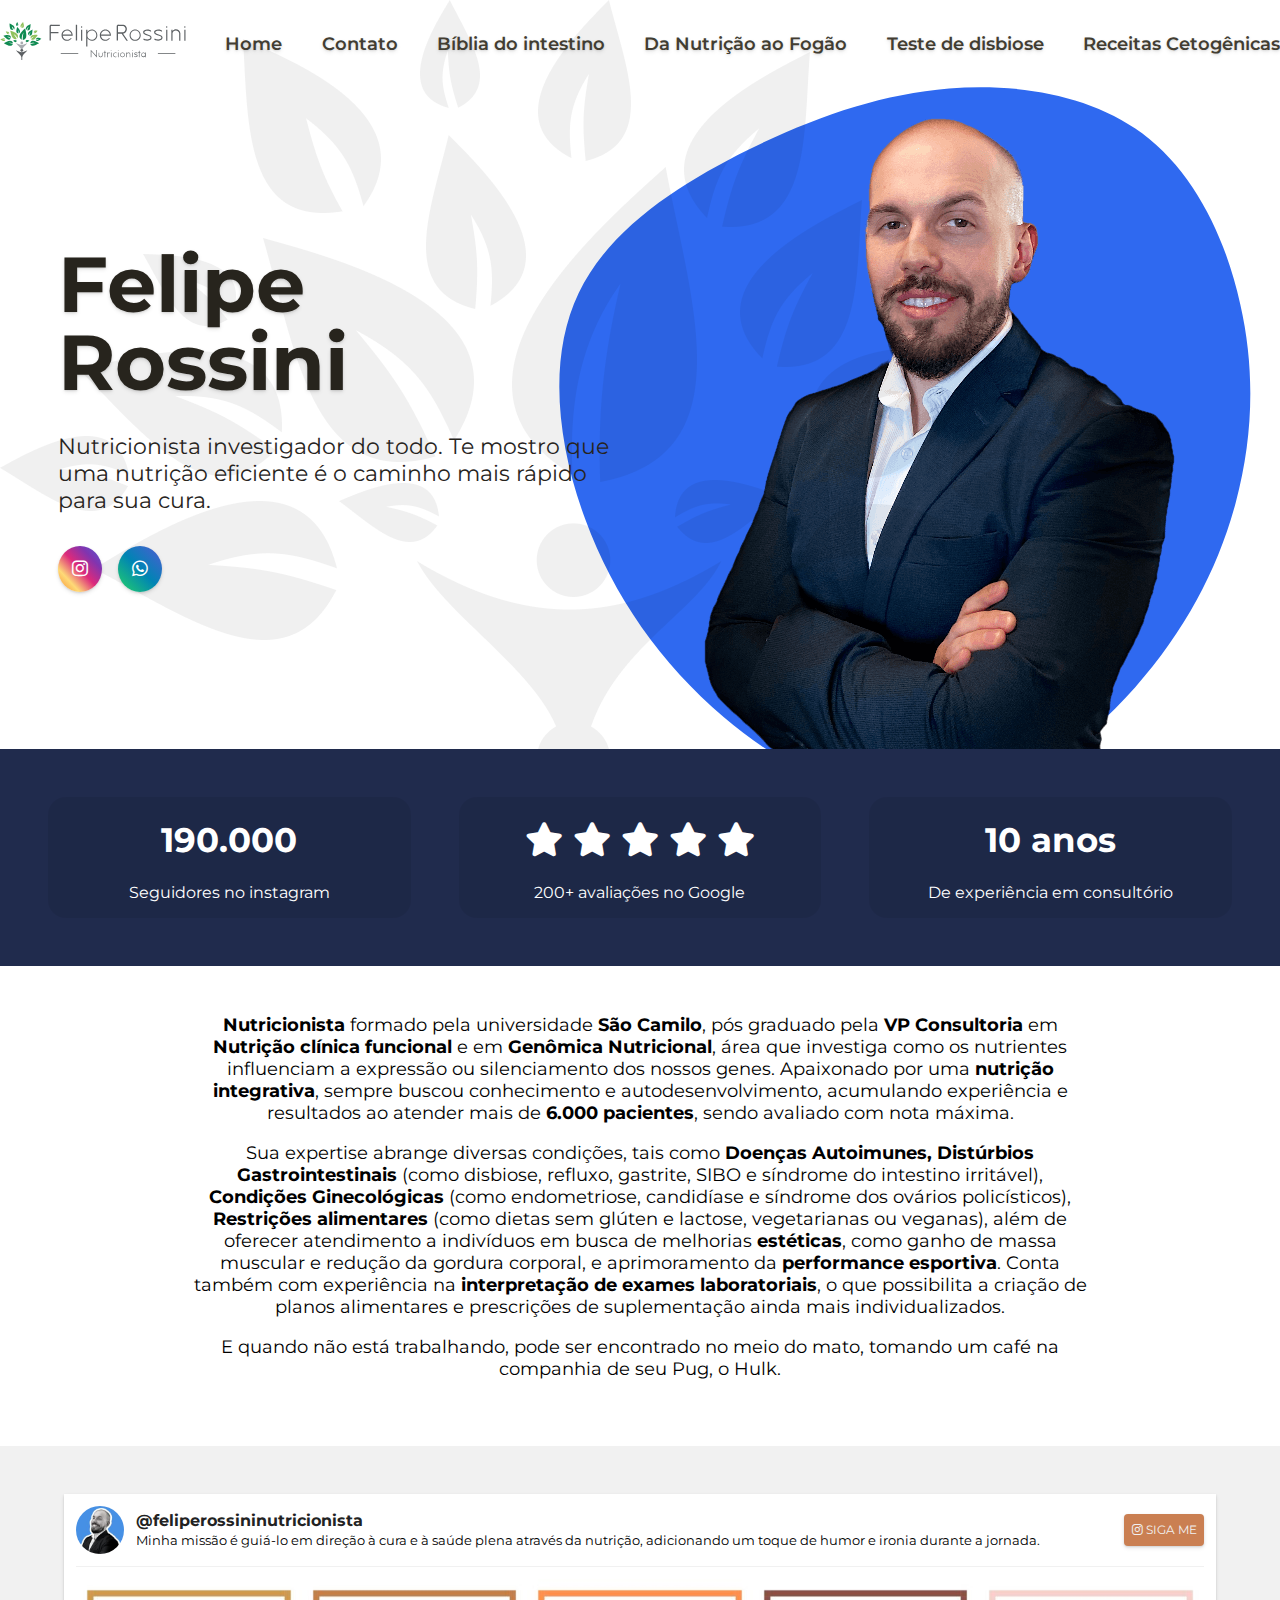
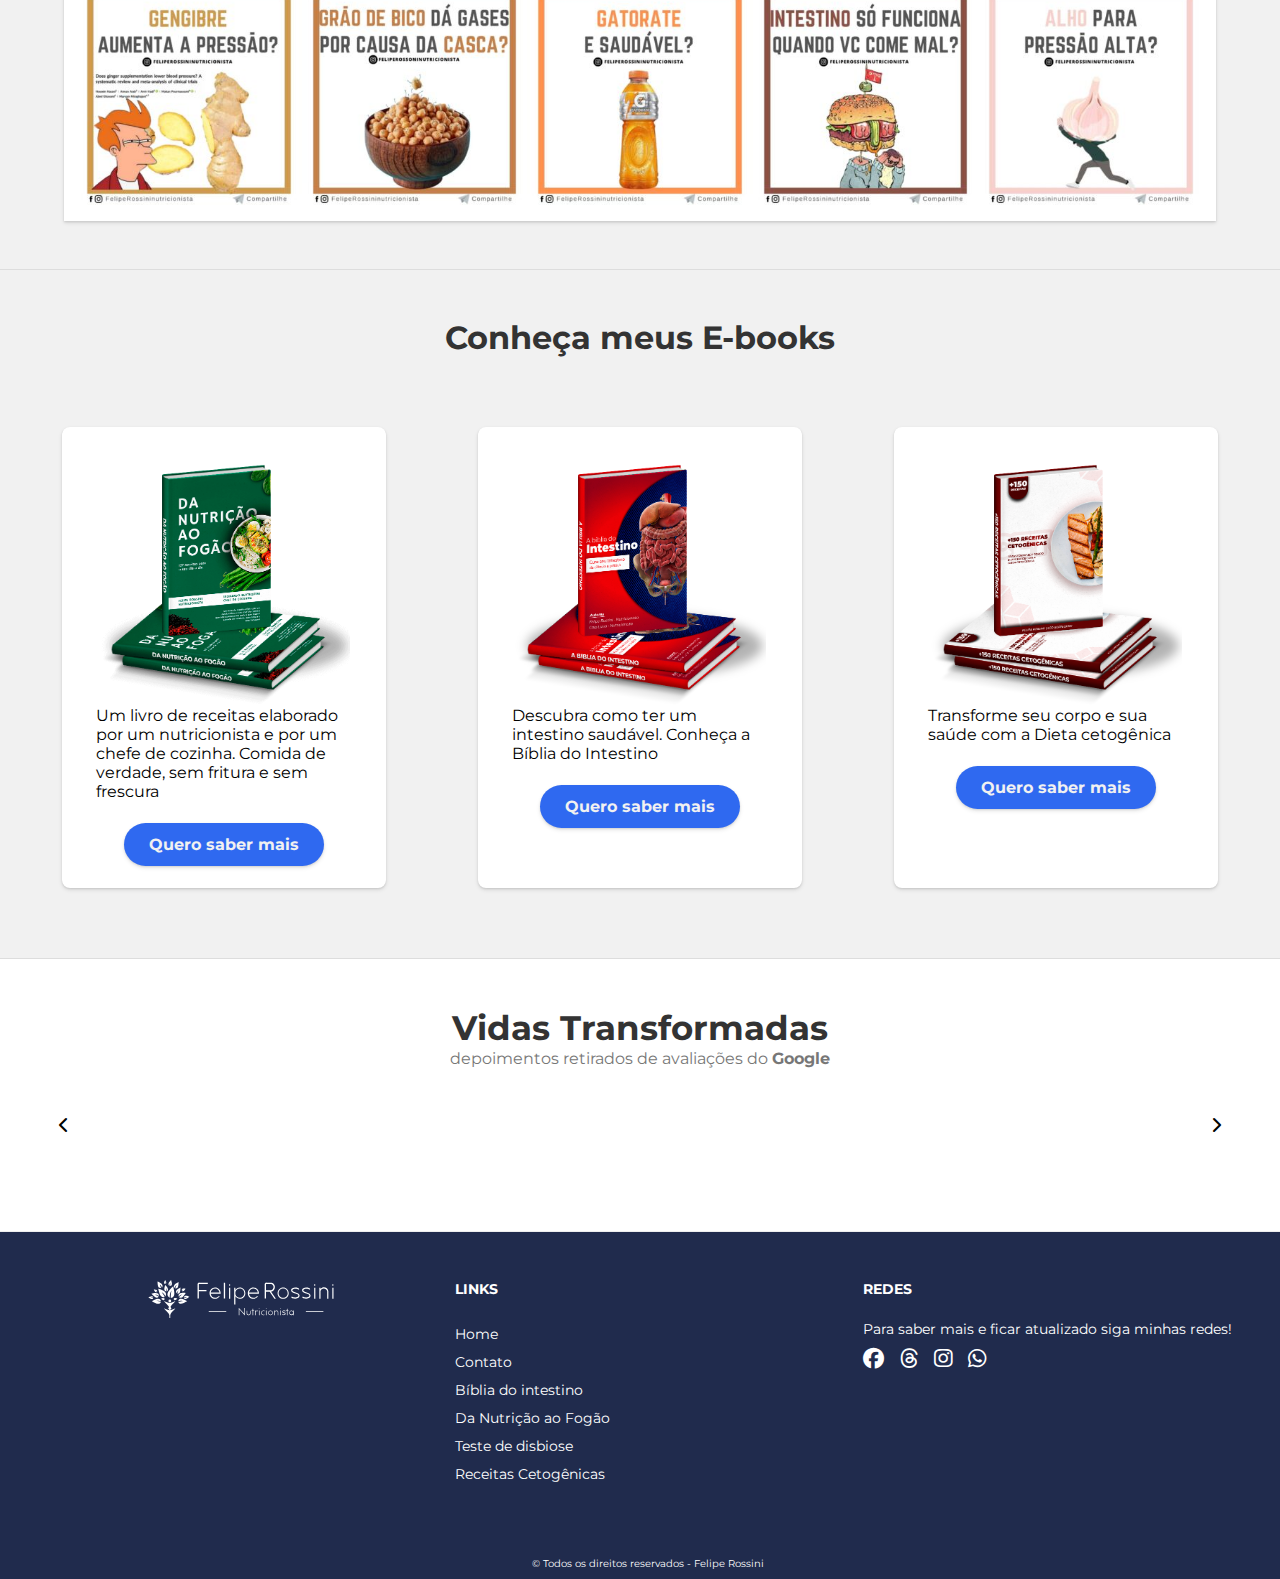
<file: index.html>
<!DOCTYPE html>
<html lang="pt-BR">

<head>
    <meta charset="UTF-8">
    <meta name="viewport" content="width=device-width, initial-scale=1.0">
    <title>felipe rossini</title>
    <link rel="stylesheet" href="https://cdnjs.cloudflare.com/ajax/libs/font-awesome/6.4.2/css/all.min.css" />
    <link rel="preconnect" href="https://fonts.googleapis.com">
    <link rel="preconnect" href="https://fonts.gstatic.com" crossorigin>
    <link rel="stylesheet"
        href="https://fonts.googleapis.com/css2?family=Montserrat:wght@100;300;400;700;900&display=swap" />
    <link rel="stylesheet" href="./style.css">
    <link rel="canonical" href="https://feliperossini.com.br" />


    <meta name="title" content="Felipe Rossini" />
    <meta name="description"
        content="Nutricionista investigador do todo. Te mostro que uma nutrição eficiente é o caminho mais rápido para sua cura." />
    <meta name="keywords" content="nutricionista,nutrição" />
    <meta property="og:locale" content="pt_BR" />
    <meta property="og:title" content="Felipe Rossini" />
    <meta property="og:site_name" content="Felipe Rossini" />
    <meta property="og:type" content="website" />
    <meta property="og:url" content="https://feliperossini.com.br" />
    <meta property="og:image" content="https://feliperossini.com.br/assets/images/feliperossininutricionista.png" />


    <script type='application/ld+json'>
        {
          "@context": "http://www.schema.org",
          "@type": "person",
          "name": "Felipe Rossini",
          "jobTitle": "Nutricionista investigador do todo",
          "gender": "male",
          "url": "https://feliperossini.com.br",
          "telephone": "+5511956503595"
        }
        </script>
</head>

<body>

    <script>
        !function (f, b, e, v, n, t, s) {
            if (f.fbq) return; n = f.fbq = function () {
                n.callMethod ?
                    n.callMethod.apply(n, arguments) : n.queue.push(arguments)
            };
            if (!f._fbq) f._fbq = n; n.push = n; n.loaded = !0; n.version = '2.0';
            n.queue = []; t = b.createElement(e); t.async = !0;
            t.src = v; s = b.getElementsByTagName(e)[0];
            s.parentNode.insertBefore(t, s)
        }(window, document, 'script',
            'https://connect.facebook.net/en_US/fbevents.js');
        fbq('init', '877887796334271');
        fbq('track', 'PageView');
    </script>
    <noscript>
        <img height="1" width="1" style="display:none"
            src="https://www.facebook.com/tr?id=877887796334271&ev=PageView&noscript=1" />
    </noscript>

    <script async src="https://www.googletagmanager.com/gtag/js?id=G-L67KZ4SBRR"></script>
    <script>
        window.dataLayer = window.dataLayer || [];
        function gtag() { dataLayer.push(arguments); }
        gtag('js', new Date());
        gtag('config', 'G-L67KZ4SBRR');
    </script>

    <div>
        <section class="mobile_content">
            <input type="checkbox" id="is_open_menu">
            <div class="mobile_menu">
                <div>
                    <label for="is_open_menu">
                        <i class="fa-solid fa-bars"></i>
                    </label>
                </div>
                <div>
                    <a href="./index.html">
                        <img src="./assets/logo/logo.svg" alt="Felipe Rossini" class="logo">
                    </a>
                </div>
                <div>
                </div>
            </div>
            <div class="mobile_link">
                <a href="./index.html">Home</a>
                <a href="https://api.whatsapp.com/send?phone=5511956503595&text=Ol%C3%A1,%20gostaria%20de%20agendar%20uma%20consulta%20com%20o%20Dr.%20Felipe%20Rossini."
                    target="_blank" rel="noopener noreferrer">Contato</a>
                <a href="./ebook-2.html">Bíblia do intestino</a>
                <a href="./receitas.html">Da Nutrição ao Fogão</a>
                <a href="./teste-de-disbiose.html">Teste de disbiose</a>
                <a href="./keto.html">Receitas Cetogênicas</a>
            </div>
        </section>
        <section class="banner">
            <nav>
                <a href="./index.html">
                    <img src="./assets/logo/logo.svg" alt="Felipe Rossini" class="logo">
                </a>
                <a href="./index.html">Home</a>
                <a href="https://api.whatsapp.com/send?phone=5511956503595&text=Ol%C3%A1,%20gostaria%20de%20agendar%20uma%20consulta%20com%20o%20Dr.%20Felipe%20Rossini."
                    target="_blank" rel="noopener noreferrer">Contato</a>
                <a href="./ebook-2.html">Bíblia do intestino</a>
                <a href="./receitas.html">Da Nutrição ao Fogão</a>
                <a href="./teste-de-disbiose.html">Teste de disbiose</a>
                <a href="./keto.html">Receitas Cetogênicas</a>
            </nav>
            <div>
                <div>
                    <h1 class="js-digital">Felipe Rossini</h1>
                    <p>
                        Nutricionista investigador do todo.
                        Te mostro que uma nutrição eficiente é
                        o caminho mais rápido para sua cura.
                    </p>
                    <div>
                        <a href="https://www.instagram.com/feliperossininutricionista/" target="_blank"
                            rel="noopener noreferrer">
                            <i class="fa-brands fa-instagram"></i>
                        </a>
                        <a href="https://api.whatsapp.com/send?phone=5511956503595&text=Ol%C3%A1,%20gostaria%20de%20agendar%20uma%20consulta%20com%20o%20Dr.%20Felipe%20Rossini."
                            target="_blank" rel="noopener noreferrer">
                            <i class="fa-brands fa-whatsapp"></i>
                        </a>
                    </div>
                </div>
                <div>
                    <div class="magic-bg">
                        <img src="./assets/images/frossini.png" alt="Rossini">
                        <svg id="bg" viewBox="0 0 200 200" xmlns="http://www.w3.org/2000/svg" width="160%" hight="180%">
                            <path fill="#2f69f0"
                                d="M44.4,-61.2C56.1,-52.5,63.2,-37.7,66.5,-22.7C69.9,-7.8,69.4,7.3,65.5,21.9C61.6,36.5,54.3,50.6,42.8,63.6C31.4,76.5,15.7,88.2,-1.1,89.7C-17.8,91.2,-35.6,82.4,-49.8,70.3C-64,58.3,-74.7,43,-81,25.8C-87.4,8.6,-89.5,-10.6,-82.5,-25.2C-75.6,-39.8,-59.6,-49.9,-44.3,-57.5C-29.1,-65,-14.5,-70,0.9,-71.3C16.3,-72.5,32.6,-69.9,44.4,-61.2Z"
                                transform="translate(100 100)" />
                        </svg>
                    </div>
                </div>
            </div>
            <span>
                <p>
                    <strong>190.000</strong>
                    <span>Seguidores no instagram</span>
                </p>
                <p>
                    <strong>
                        <i class="fa-solid fa-star"></i>
                        <i class="fa-solid fa-star"></i>
                        <i class="fa-solid fa-star"></i>
                        <i class="fa-solid fa-star"></i>
                        <i class="fa-solid fa-star"></i>
                    </strong>
                    <span>200+ avaliações no Google</span>
                </p>
                <p>
                    <strong>10 anos</strong>
                    <span>De experiência em consultório</span>
                </p>
            </span>
        </section>
        <section class="about">
            <div>
                <!-- <h2>Sobre</h2> -->
                <p><strong>Nutricionista</strong> formado pela universidade <strong>São Camilo</strong>, pós graduado
                    pela <strong>VP Consultoria</strong> em <strong>Nutrição
                        clínica funcional</strong> e em <strong>Genômica Nutricional</strong>, área que investiga como
                    os nutrientes influenciam a
                    expressão ou silenciamento dos nossos genes. Apaixonado por uma <strong>nutrição
                        integrativa</strong>, sempre buscou
                    conhecimento e autodesenvolvimento, acumulando experiência e resultados ao atender mais de
                    <strong>6.000
                        pacientes</strong>, sendo avaliado com nota máxima.</p>

                <p>Sua expertise abrange diversas condições, tais como <strong>Doenças Autoimunes, Distúrbios Gastrointestinais</strong>
                    (como disbiose, refluxo, gastrite, SIBO e síndrome do intestino irritável), <strong>Condições Ginecológicas</strong>
                    (como endometriose, candidíase e síndrome dos ovários policísticos), <strong>Restrições alimentares</strong> (como
                    dietas sem glúten e lactose, vegetarianas ou veganas), além de oferecer atendimento a indivíduos em
                    busca de melhorias <strong>estéticas</strong>, como ganho de massa muscular e redução da gordura corporal, e
                    aprimoramento da <strong>performance esportiva</strong>. Conta também com experiência na <strong>interpretação de exames
                    laboratoriais</strong>, o que possibilita a criação de planos alimentares e prescrições de suplementação
                    ainda mais individualizados.</p>

                <p>E quando não está trabalhando, pode ser encontrado no meio do mato, tomando um café na companhia de seu Pug, o Hulk.</p>
            </div>
        </section>
        <section class="insta">
            <div>
                <div>
                    <a href="https://www.instagram.com/feliperossininutricionista/" target="_blank" rel="noopener noreferrer">
                        <img src="./assets/images/feliperossininutricionista.png" alt="feliperossininutricionista">
                    </a>
                    <div>
                        <a href="https://www.instagram.com/feliperossininutricionista/" target="_blank" rel="noopener noreferrer"
                            class="aroba">
                            <strong>@feliperossininutricionista</strong>
                        </a>
                        <small>
                            Minha missão é guiá-lo em direção à cura e à saúde plena através da nutrição,
                            adicionando um toque de humor e ironia durante a jornada.
                        </small>
                    </div>
                    <div>
                        <a href="https://www.instagram.com/feliperossininutricionista/" target="_blank" class="sigame"
                            rel="noopener noreferrer">
                            <i class="fa-brands fa-instagram"></i>
                            <span>Siga me</span>
                        </a>
                    </div>
                </div>
                <span>
                    <a href="https://www.instagram.com/p/Cq-pj83vLTt/" target="_blank" rel="noopener noreferrer">
                        <img src="./assets/insta/Cq-pj83vLTt.png">
                    </a>
                    <a href="https://www.instagram.com/p/Cq8Ew8etyU7/" target="_blank" rel="noopener noreferrer">
                        <img src="./assets/insta/Cq8Ew8etyU7.png">
                    </a>
                    <a href="https://www.instagram.com/p/Cq5f-Aqtq0A/" target="_blank" rel="noopener noreferrer">
                        <img src="./assets/insta/Cq5f-Aqtq0A.png">
                    </a>
                    <a href="https://www.instagram.com/p/Cq27LKVtOL6/" target="_blank" rel="noopener noreferrer">
                        <img src="./assets/insta/Cq27LKVtOL6.png">
                    </a>
                    <a href="https://www.instagram.com/p/Cqsn_nUN7rR/" target="_blank" rel="noopener noreferrer">
                        <img src="./assets/insta/Cqsn_nUN7rR.png">
                    </a>
                </span>
            </div>
        </section>
        <section class="ebook">
            <div class="container">
                <h2>Conheça meus E-books</h2>
                <div class="loop_book">
                    <div class="book_card">
                        <img src="./assets/ebook/nutricao.png" alt="da nutrição ao fogão">
                        <p>
                            Um livro de receitas elaborado por um nutricionista e por um chefe de cozinha.
                            Comida de verdade, sem fritura e sem frescura
                        </p>
                        <a href="./receitas.html">
                            Quero saber mais
                        </a>
                    </div>
                    <div class="book_card">
                        <img src="./assets/images/ebook-2/A-biblia-do-intestino.png" alt="a bíblia do intestino">
                        <p>
                            Descubra como ter um intestino saudável. Conheça a Bíblia do Intestino
                        </p>
                        <a href="./ebook-2.html">
                            Quero saber mais
                        </a>
                    </div>
                    <div class="book_card">
                        <img src="./assets/images/keto/mockup.png" alt="a bíblia do intestino">
                        <p>
                            Transforme seu corpo e sua saúde com a Dieta cetogênica
                        </p>
                        <a href="./keto.html">
                            Quero saber mais
                        </a>
                    </div>
                </div>
            </div>
        </section>
        <section>
            <div class="container reviews">
                <h2>Vidas Transformadas</h2>
                <p>depoimentos retirados de avaliações do <b>Google</b></p>
                <div class="slider">
                    <span class="js-prev"><i class="fa-solid fa-chevron-left"></i></span>
                    <div class="slider_crop js-slider-loop"></div>
                    <span class="js-next"><i class="fa-solid fa-chevron-right"></i></span>
                </div>
            </div>
        </section>

        <footer>
            <div class="container">
                <div class="cols-3">
                    <div>
                        <a href="./index.html">
                            <img src="./assets/logo/logo.svg" alt="Felipe Rossini" class="logo logo-footer">
                        </a>
                    </div>
                    <div>
                        <h4>LINKS</h4>
                        <a href="./index.html">Home</a>
                        <a href="https://api.whatsapp.com/send?phone=5511956503595&text=Ol%C3%A1,%20gostaria%20de%20agendar%20uma%20consulta%20com%20o%20Dr.%20Felipe%20Rossini."
                            target="_blank" rel="noopener noreferrer">Contato</a>
                        <a href="./ebook-2.html">Bíblia do intestino</a>
                        <a href="./receitas.html">Da Nutrição ao Fogão</a>
                        <a href="./teste-de-disbiose.html">Teste de disbiose</a>
                        <a href="./keto.html">Receitas Cetogênicas</a>
                    </div>
                    <div class="social">
                        <h4>REDES</h4>
                        <span>Para saber mais e ficar atualizado siga minhas redes!</span>
                        <div>
                            <a href="https://www.facebook.com/feliperossininutricionista/?locale=pt_BR"><i
                                    class="fa-brands fa-facebook"></i></a>
                            <a href="https://www.threads.net/@feliperossininutricionista"><i
                                    class="fa-brands fa-threads"></i></a>
                            <a href="https://www.instagram.com/feliperossininutricionista/"><i
                                    class="fa-brands fa-instagram"></i></a>
                            <a
                                href="https://api.whatsapp.com/send?phone=5511956503595&text=Ol%C3%A1,%20gostaria%20de%20agendar%20uma%20consulta%20com%20o%20Dr.%20Felipe%20Rossini."><i
                                    class="fa-brands fa-whatsapp"></i></a>
                        </div>
                    </div>
                </div>
                <div class="corpright">
                    &copy; Todos os direitos reservados - Felipe Rossini
                </div>
            </div>
        </footer>
    </div>
    <script src="./main.js" type="module"></script>
</body>

</html>
</file>
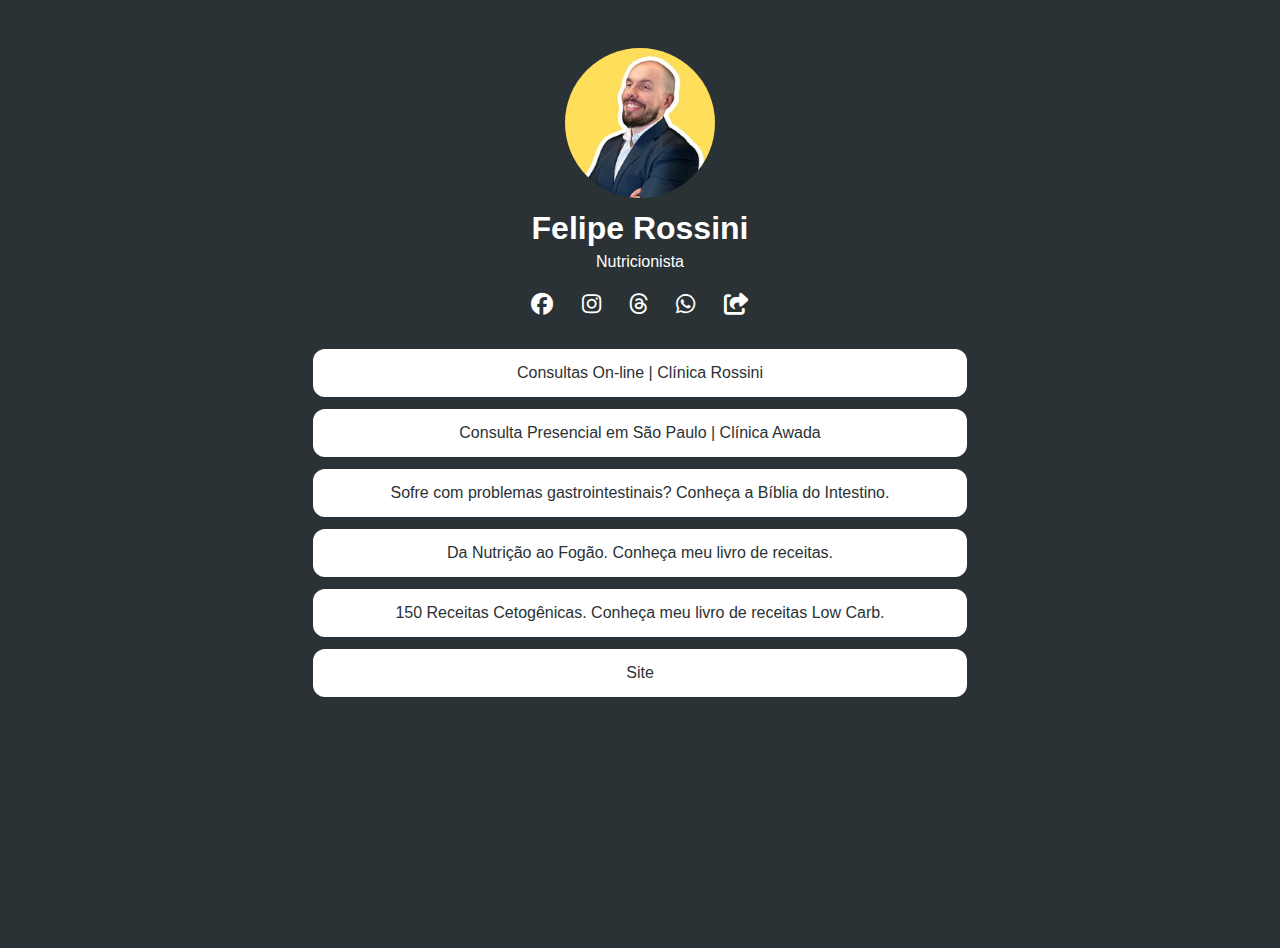
<file: links/index.html>
<!DOCTYPE html>
<html lang="en">

<head>
    <meta charset="UTF-8">
    <meta name="viewport" content="width=device-width, initial-scale=1.0">
    <link rel="stylesheet" href="https://cdnjs.cloudflare.com/ajax/libs/font-awesome/6.4.2/css/all.min.css" />
    <link rel="stylesheet" href="style.css">
    <title>Felipe Rossini - Links</title>
</head>

<body>
    <div>
        <section>
            <div>
                <div>
                    <img src="feliperossini.webp" alt="place holder">
                </div>
            </div>
            <div>
                <h1>Felipe Rossini</h1>
                <span>Nutricionista</span>
            </div>
            <div>
                <span>
                    <a href="https://facebook.com/feliperossininutricionista" target="_blank"><i
                            class="fa-brands fa-facebook"></i></a>
                    <a href="https://instagram.com/feliperossininutricionista" target="_blank"><i
                            class="fa-brands fa-instagram"></i></a>
                    <a href="https://www.threads.net/@feliperossininutricionista"><i
                            class="fa-brands fa-threads"></i></a>
                    <a href="https://api.whatsapp.com/send?phone=5511956503595" target="_blank"><i
                            class="fa-brands fa-whatsapp"></i></a>
                    <a href="https://api.whatsapp.com/send/?text=Felipe+Rossini+-+Nutricionista+-+https%3A%2F%2Ffeliperossini.com.br%2Flinks&app_absent=0"
                        target="_blank"><i class="fa-solid fa-share-from-square"></i></a>
                </span>
            </div>
        </section>
        <section>
            <div>
                <a href="https://wa.me/5511956503595">
                    <span>Consultas On-line | Clínica Rossini</span>
                </a>
                <a href="https://wa.me/5511982905228">
                    <span>Consulta Presencial em São Paulo | Clínica Awada</span>
                </a>
                <a href="https://feliperossini.com.br/ebook-2.html">
                    <span>Sofre com problemas gastrointestinais? Conheça a Bíblia do Intestino.</span>
                </a>
                <a href="https://feliperossini.com.br/receitas.html">
                    <span>Da Nutrição ao Fogão. Conheça meu livro de receitas.</span>
                </a>
                <a href="https://feliperossini.com.br/keto.html">
                    <span>150 Receitas Cetogênicas. Conheça meu livro de receitas Low Carb.</span>
                </a>
                <a href="https://feliperossini.com.br/">
                    <span>Site</span>
                </a>
            </div>
        </section>
    </div>
</body>

</html>
</file>
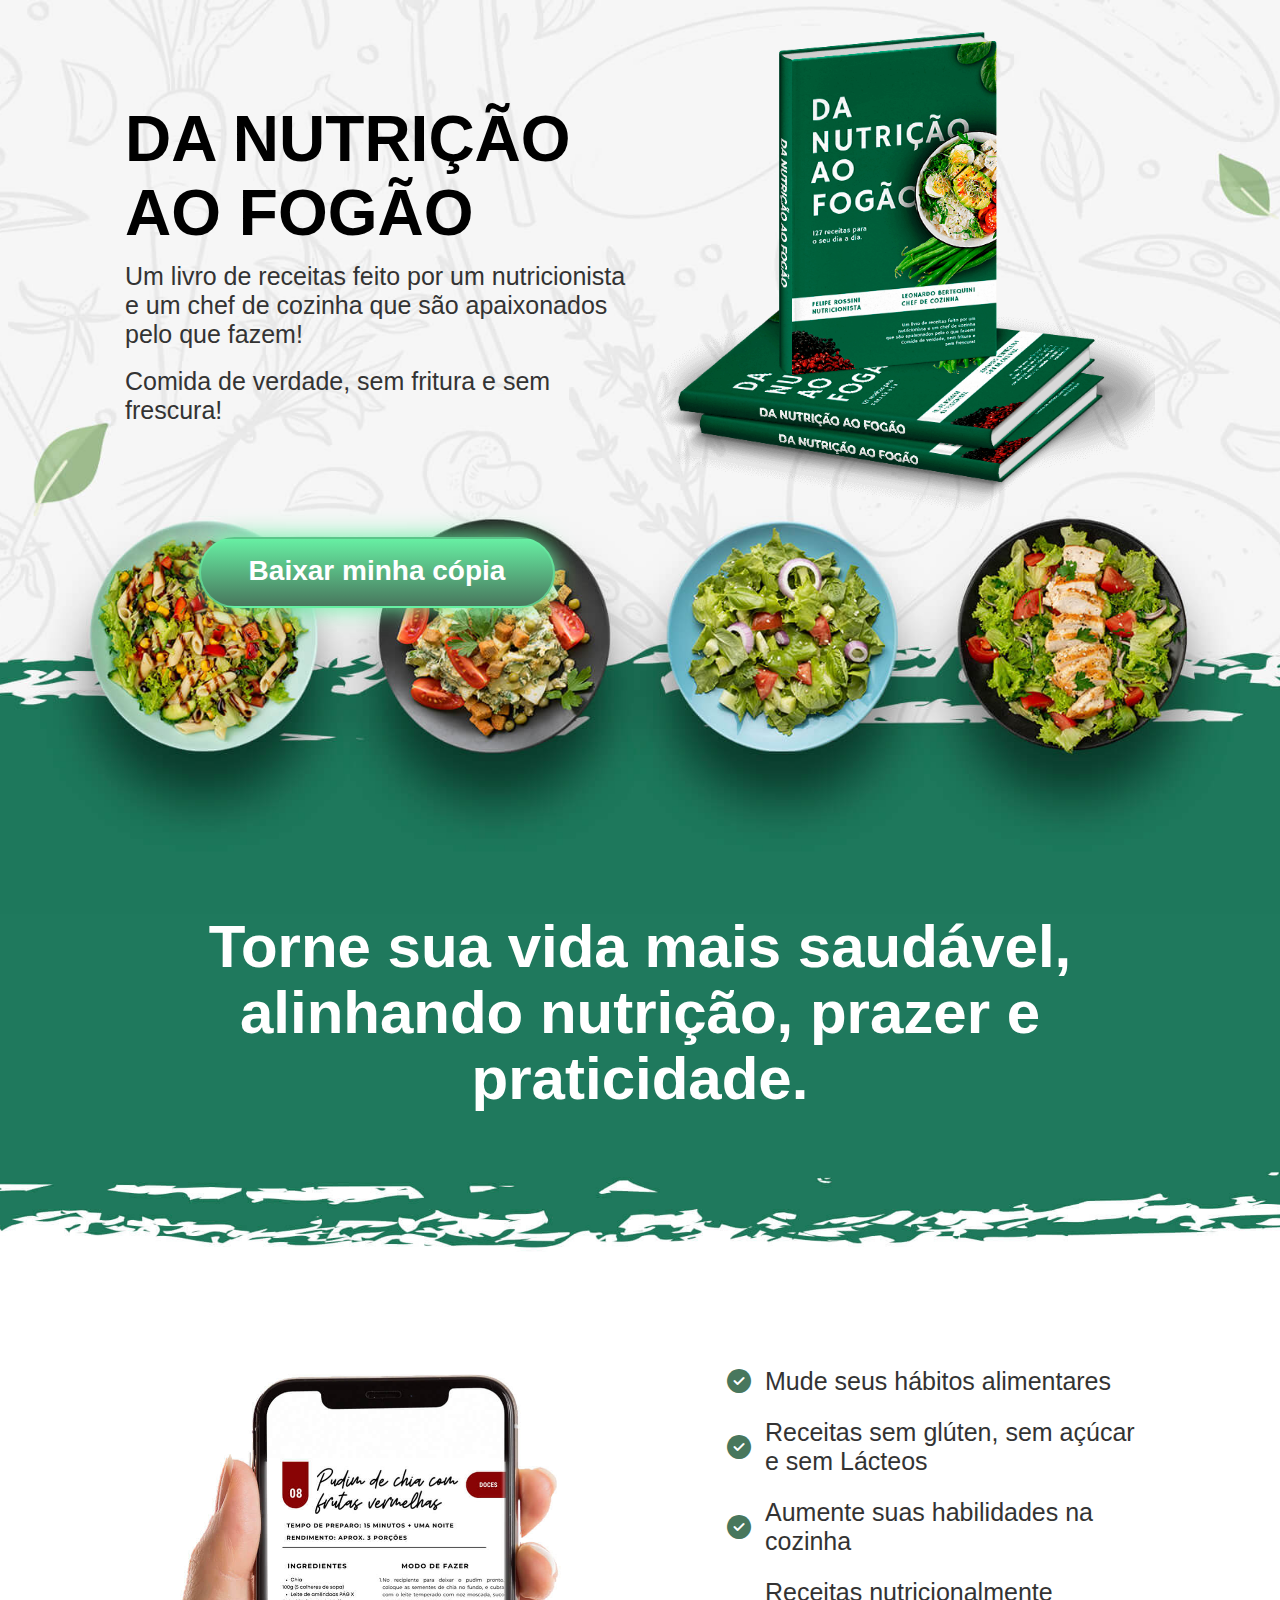
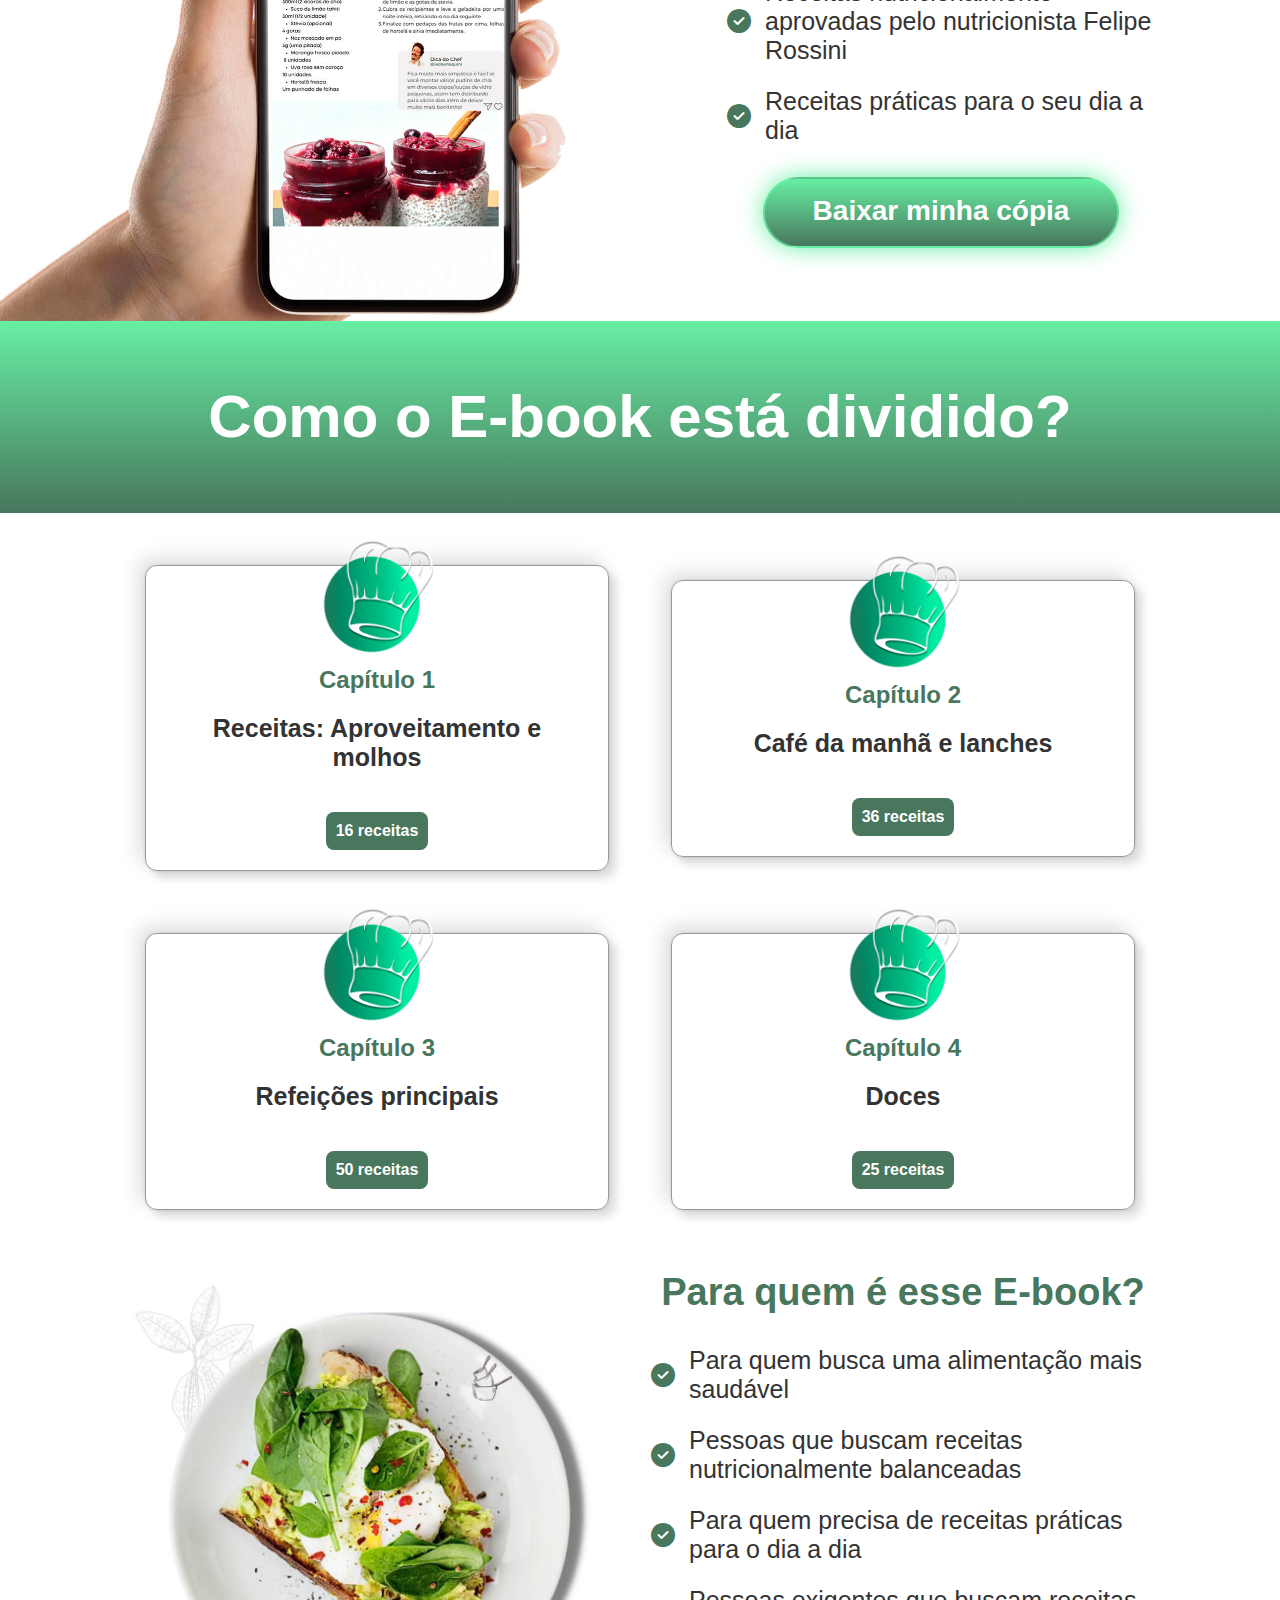
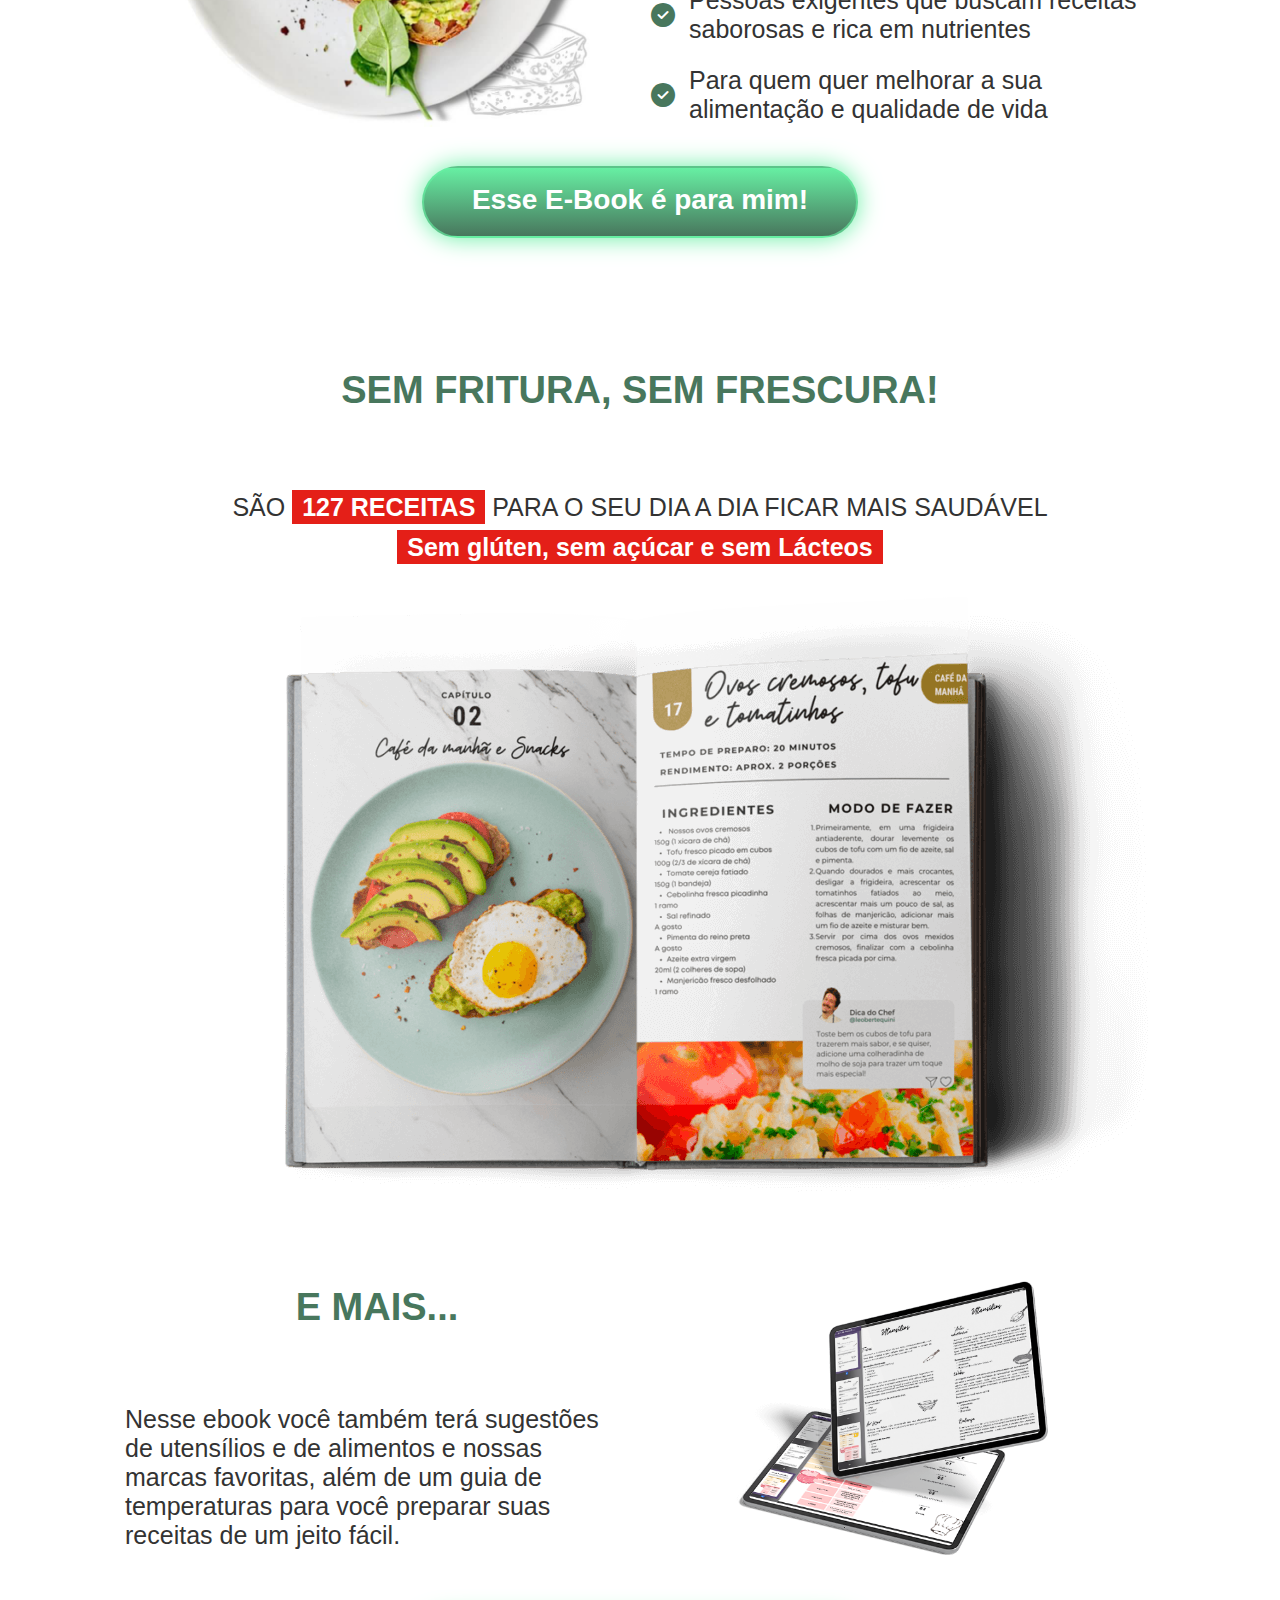
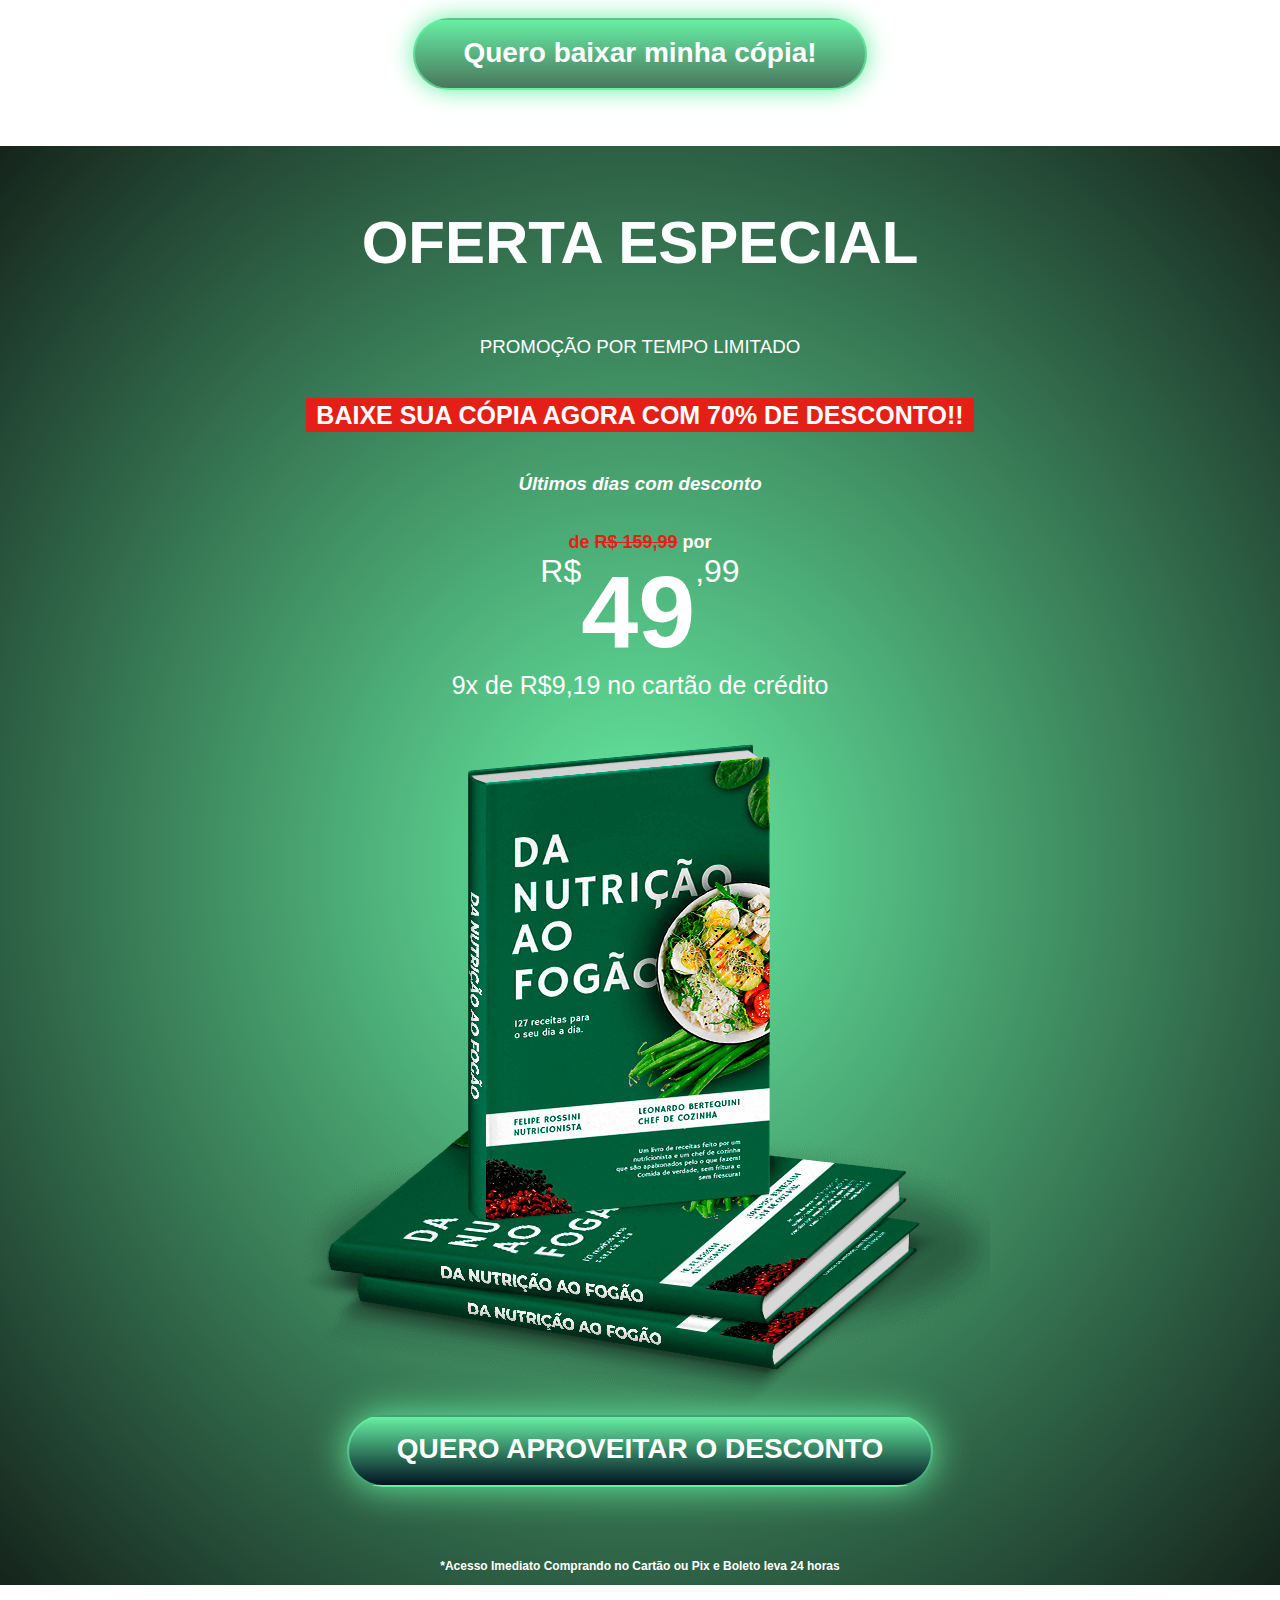
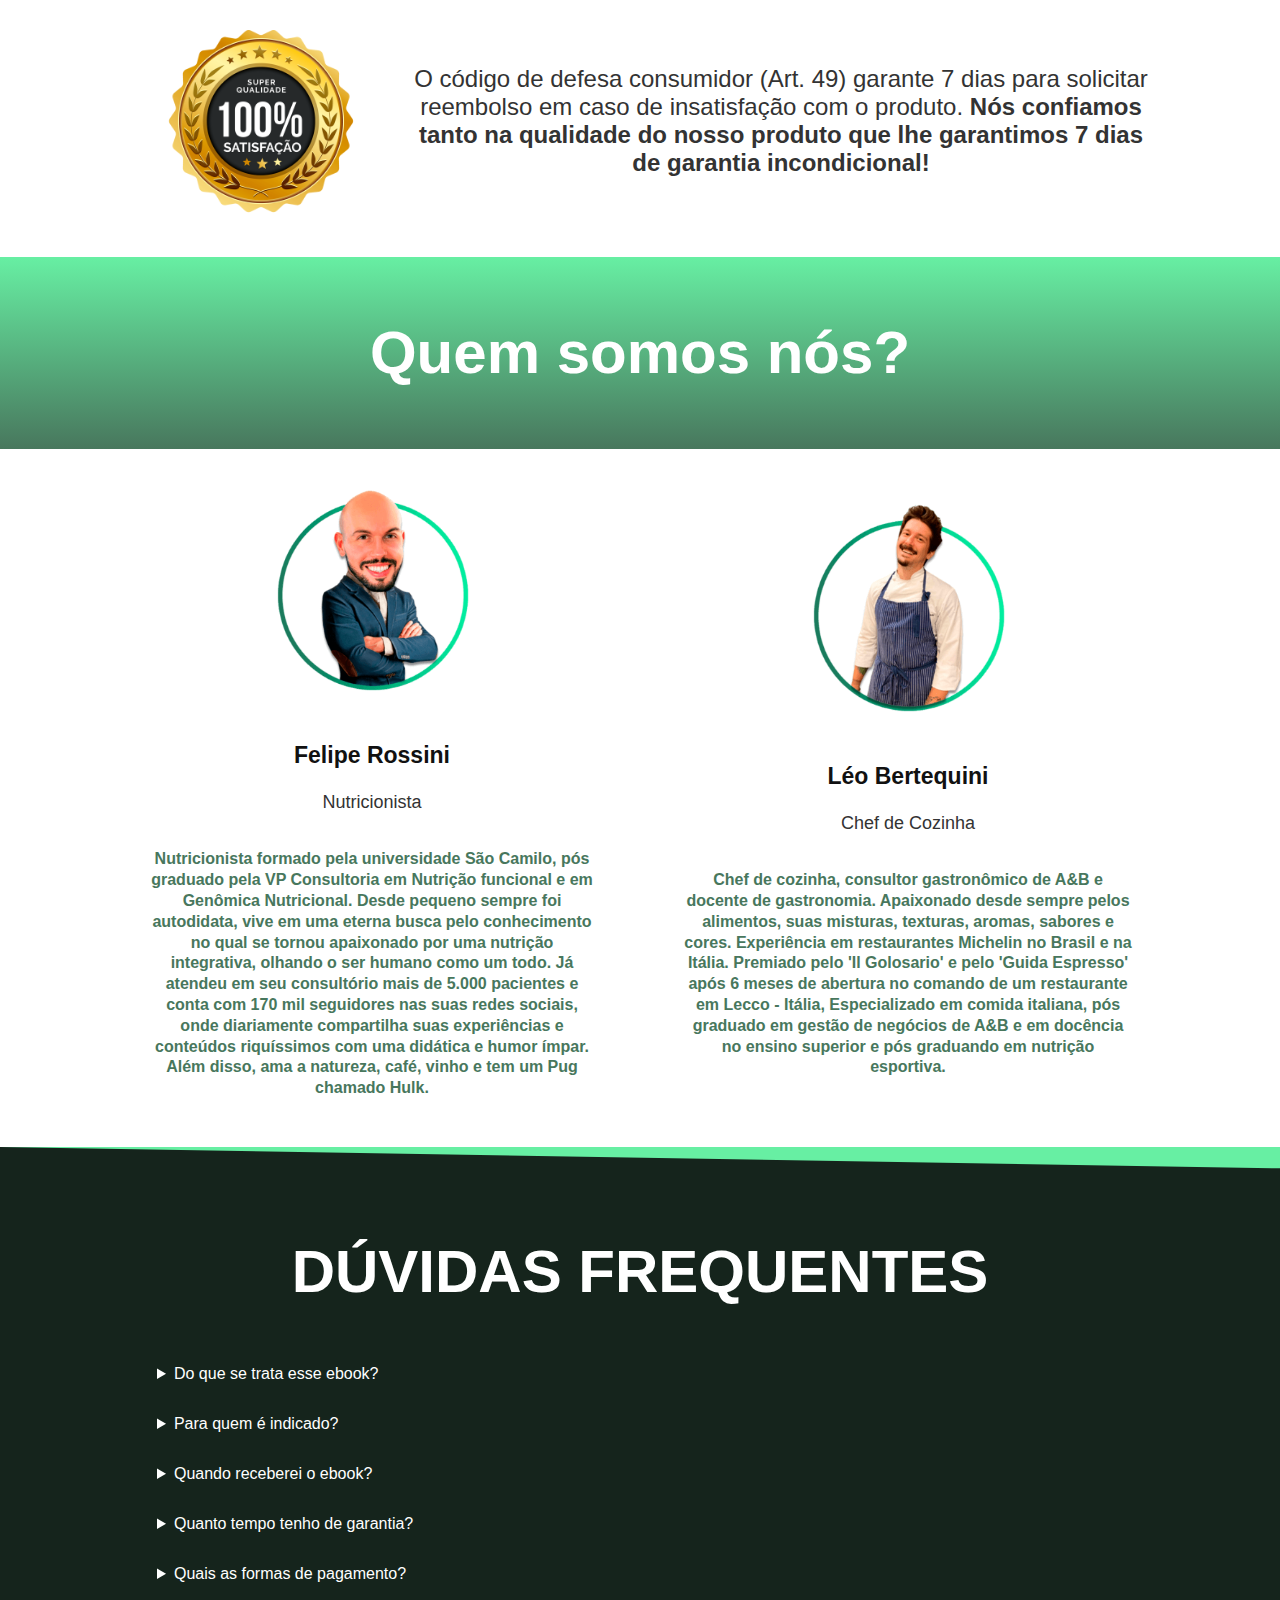
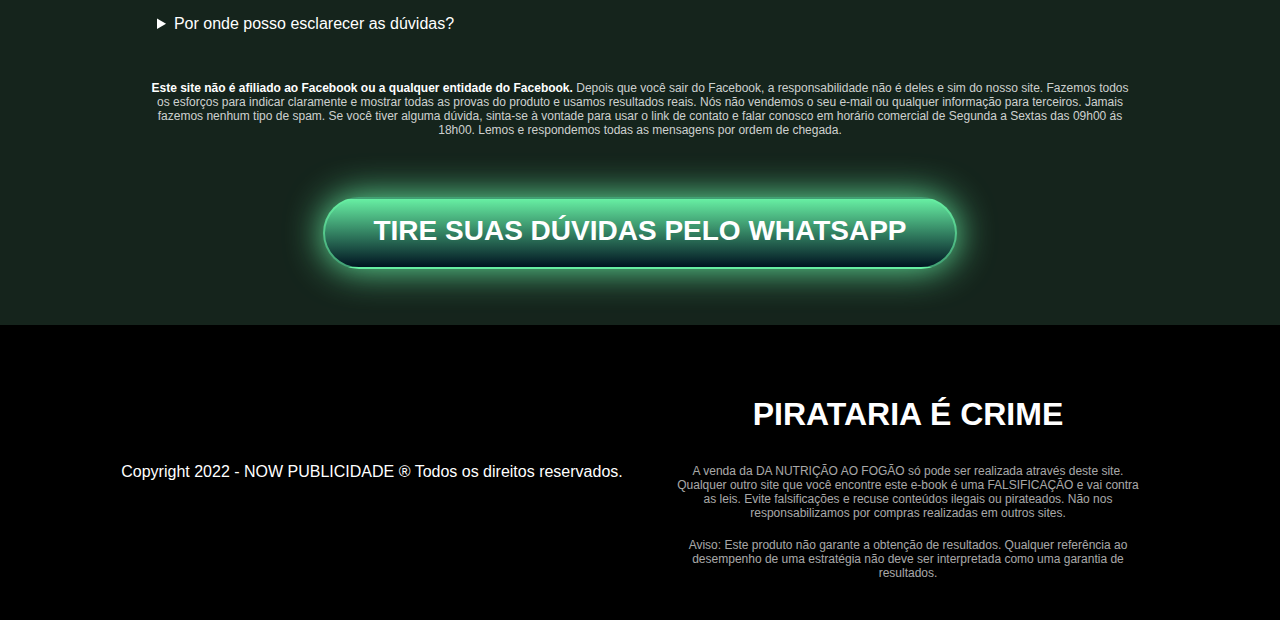
<file: receitas.html>
<!DOCTYPE html>
<html lang="en">

<head>
    <meta charset="UTF-8">
    <meta name="viewport" content="width=device-width, initial-scale=1.0">
    <link rel="stylesheet" href="https://cdnjs.cloudflare.com/ajax/libs/font-awesome/6.4.2/css/all.min.css" />
    <link rel="stylesheet" href="./assets/css/receitas.css">
    <title>Da Nutrição ao Fogão</title>
</head>

<body>
    <div>
        <section class="bg-sec-1">
            <div class="cols-2 ">
                <div>
                    <h1>DA NUTRIÇÃO AO FOGÃO</h1>
                    <p>Um livro de receitas feito por um nutricionista e um chef de cozinha que são apaixonados pelo que
                        fazem!</p><br>
                    <p>Comida de verdade, sem fritura e sem frescura!</p>
                </div>
                <div>
                    <img src="./assets/images/receitas/mockup-2-NUTRICAO.png" alt="">
                </div>
                <div class="center">
                    <a href="https://pay.hotmart.com/X72877173B">Baixar minha cópia</a>
                </div>
            </div>
        </section>
        <section class="bg-sec-2">
            <div>
                <div>
                    <h2 class="h2-c-2">Torne sua vida mais saudável, alinhando nutrição, prazer e praticidade.</h2>
                </div>
            </div>
        </section>
        <section class="bg-sec-3-a">
            <div class="zero-padding">
                <div class="cols-2">
                    <div class="bg-sec-3"></div>
                    <div class="padding-border">
                        <div class="cols-2 l-itens bottom-space">
                            <i class="fa-solid fa-circle-check"></i>
                            <p>Mude seus hábitos alimentares</p>
                            <i class="fa-solid fa-circle-check"></i>
                            <p>Receitas sem glúten, sem açúcar e sem Lácteos</p>
                            <i class="fa-solid fa-circle-check"></i>
                            <p>Aumente suas habilidades na cozinha</p>
                            <i class="fa-solid fa-circle-check"></i>
                            <p>Receitas nutricionalmente aprovadas pelo nutricionista Felipe Rossini</p>
                            <i class="fa-solid fa-circle-check"></i>
                            <p>Receitas práticas para o seu dia a dia</p>
                        </div>
                        <div class="center">
                            <a href="https://pay.hotmart.com/X72877173B">Baixar minha cópia</a>
                        </div>
                    </div>
                </div>
            </div>
        </section>
        <section class="bg-sec-4">
            <div>
                <div>
                    <h2 class="h2-c-2">Como o E-book está dividido?</h2>
                </div>
            </div>
        </section>
        <section>
            <div>
                <div class="chief-cards cols-2 bottom-space top-space">
                    <div>
                        <img src="./assets/images/receitas/icone-chapeu-2.png" alt="">
                        <span>Capítulo 1</span>
                        <p>Receitas: Aproveitamento e molhos</p>
                        <span>16 receitas</span>
                    </div>
                    <div>
                        <img src="./assets/images/receitas/icone-chapeu-2.png" alt="">
                        <span>Capítulo 2</span>
                        <p>Café da manhã e lanches</p>
                        <span>36 receitas</span>
                    </div>
                    <div>
                        <img src="./assets/images/receitas/icone-chapeu-2.png" alt="">
                        <span>Capítulo 3</span>
                        <p>Refeições principais</p>
                        <span>50 receitas</span>
                    </div>
                    <div>
                        <img src="./assets/images/receitas/icone-chapeu-2.png" alt="">
                        <span>Capítulo 4</span>
                        <p>Doces</p>
                        <span>25 receitas</span>
                    </div>
                </div>
            </div>
        </section>
        <section>
            <div class="cols-2">
                <div>
                    <img src="./assets/images/receitas/banner-praquem-2-1024x1024.jpg" alt="">
                </div>
                <div>
                    <h2 class="h2-c-3 center">Para quem é esse E-book?</h2>
                    <div class="cols-2 l-itens bottom-space top-space">
                        <i class="fa-solid fa-circle-check"></i>
                        <p>Para quem busca uma alimentação mais saudável</p>
                        <i class="fa-solid fa-circle-check"></i>
                        <p>Pessoas que buscam receitas nutricionalmente balanceadas</p>
                        <i class="fa-solid fa-circle-check"></i>
                        <p>Para quem precisa de receitas práticas para o dia a dia</p>
                        <i class="fa-solid fa-circle-check"></i>
                        <p>Pessoas exigentes que buscam receitas saborosas e rica em nutrientes</p>
                        <i class="fa-solid fa-circle-check"></i>
                        <p>Para quem quer melhorar a sua alimentação e qualidade de vida</p>
                    </div>
                </div>
            </div>
        </section>
        <section>
            <div>
                <div class="center">
                    <a href="https://pay.hotmart.com/X72877173B" class="a-long-text">Esse E-Book é para mim!</a>
                </div>
            </div>
        </section>
        <section>
            <div>
                <div>
                    <h2 class="h2-c-3 center bottom-space top-space">SEM FRITURA, SEM FRESCURA!</h2>
                </div>
                <div>
                    <p class="center">SÃO <strong>127 RECEITAS</strong> PARA O SEU DIA A DIA FICAR MAIS SAUDÁVEL</p>
                    <p class="center"><strong>Sem glúten, sem açúcar e sem Lácteos</strong></p>
                </div>
                <div>
                    <img src="./assets/images/receitas/mockup-3-receitas-1024x683.png" alt="">
                </div>
                <div class="cols-2 bottom-space">
                    <div>
                        <h2 class="h2-c-3 center bottom-space">E MAIS...</h2>
                        <p>Nesse ebook você também terá sugestões de utensílios e de alimentos e nossas marcas
                            favoritas, além de um guia de temperaturas para você preparar suas receitas de um jeito
                            fácil.</p>
                    </div>
                    <img src="./assets/images/receitas/Tablet_Pro_Mockup_10_.png" alt="">
                </div>
                <div>
                    <div class="center">
                        <a href="https://pay.hotmart.com/X72877173B" class="a-long-text">Quero baixar minha cópia!</a>
                    </div>
                </div>
            </div>
        </section>
        <section class="bg-sec-5">
            <div>
                <div>
                    <h2 class="h2-c-2 bottom-space-thin">OFERTA ESPECIAL</h2>
                    <h3 class="center bottom-space">PROMOÇÃO POR TEMPO LIMITADO</h3>
                </div>
                <div>
                    <p class="center"><strong>BAIXE SUA CÓPIA AGORA COM 70% DE DESCONTO!!</strong></p>
                </div>
                <div>
                    <h3 class="center bottom-space top-space italic bold">Últimos dias com desconto</h3>
                    <p class="center p-cut">
                        <span>de</span> <s>R$ 159,99</s> <span>por</span>
                    </p>
                    <p class="price center">
                        <span>R$</span><b>49</b><span>,99</span>
                    </p>
                    <p class="center p-cond">9x de R$9,19 no cartão de crédito</p>
                </div>
                <div>
                    <img src="./assets/images/receitas/mockup-2-NUTRICAO-1.png" alt="">
                </div>
                <div class="center">
                    <a href="https://pay.hotmart.com/X72877173B" class="a-long-text-2 a-button-feature">QUERO APROVEITAR
                        O DESCONTO</a>
                </div>
                <div>
                    <i class="fas fa-hand-pointer"></i>
                    <small class="center">*Acesso Imediato Comprando no Cartão ou Pix e Boleto leva 24 horas</small>
                </div>
            </div>
        </section>
        <section class="seal">
            <div class="cols-2-m">
                <div>
                    <img src="./assets/images/receitas/selo-1024x1024.png" alt="">
                </div>
                <p class="center">O código de defesa consumidor (Art. 49) garante 7 dias para solicitar reembolso em
                    caso de
                    insatisfação com o produto. <b>Nós confiamos tanto na qualidade do nosso produto que lhe
                        garantimos 7 dias de garantia incondicional!</b></p>
            </div>
        </section>
        <section class="bg-sec-4">
            <div>
                <div>
                    <h2 class="h2-c-2">Quem somos nós?</h2>
                </div>
            </div>
        </section>
        <section>
            <div class="cols-2 bis-card">
                <div>
                    <img src="./assets/images/receitas/felipe-rossini-abc-278x300.png" alt="Felipe Rossini">
                    <h3>Felipe Rossini</h3>
                    <span>Nutricionista</span>
                    <i></i><i></i>
                    <p>Nutricionista formado pela universidade São Camilo, pós graduado pela VP Consultoria em Nutrição
                        funcional e em Genômica Nutricional. Desde pequeno sempre foi autodidata, vive em uma eterna
                        busca pelo conhecimento no qual se tornou apaixonado por uma nutrição integrativa, olhando o ser
                        humano como um todo. Já atendeu em seu consultório mais de 5.000 pacientes e conta com 170 mil
                        seguidores nas suas redes sociais, onde diariamente compartilha suas experiências e conteúdos
                        riquíssimos com uma didática e humor ímpar. Além disso, ama a natureza, café, vinho e tem um Pug
                        chamado Hulk.</p>
                </div>
                <div>
                    <img src="./assets/images/receitas/leo-receitas-278x300.png" alt="Léo Bertequini">
                    <h3>Léo Bertequini</h3>
                    <span>Chef de Cozinha</span>
                    <i></i><i></i>
                    <p>Chef de cozinha, consultor gastronômico de A&B e docente de gastronomia. Apaixonado desde sempre
                        pelos alimentos, suas misturas, texturas, aromas, sabores e cores. Experiência em restaurantes
                        Michelin no Brasil e na Itália. Premiado pelo 'Il Golosario' e pelo 'Guida Espresso' após 6
                        meses de abertura no comando de um restaurante em Lecco - Itália, Especializado em comida
                        italiana, pós graduado em gestão de negócios de A&B e em docência no ensino superior e pós
                        graduando em nutrição esportiva.</p>
                </div>
            </div>
        </section>
        <section>
            <span>
                <div class="bg-sec-6"></div>
            </span>
        </section>
        <section class="bg-sec-7">
            <div class="faq">
                <div>
                    <h2 class="h2-c-2">DÚVIDAS FREQUENTES</h2>
                </div>
                <div class="bottom-space">
                    <details>
                        <summary><i></i>Do que se trata esse ebook?</summary>
                        <p>
                            O Ebook “Da nutrição ao fogão” é um livro com 127 receitas dividas em receitas contra o
                            desperdício, café da manhã e lanches, refeições principais e doces. Além disso, conta com um
                            guia de utesílios, sugestões de marcas e dicas do Nutri e do Chef nas receitas.
                        </p>
                    </details>
                    <details>
                        <summary><i></i>Para quem é indicado?</summary>
                        <p>
                            Para todos que buscam uma alimentação mais saudável, sem abrir mão da praticidade. Nossas
                            receitas são nutricionalmente balanceadas, acessíveis e ao mesmo tempo gostosas e simples,
                            ideais para o seu dia dia.
                        </p>
                    </details>
                    <details>
                        <summary><i></i>Quando receberei o ebook?</summary>
                        <p>
                            Você recebe o ebook por email imediatamente após aprovação da compra. No cartão de crédito a
                            liberação é imediata. No boleto bancário pode levar até 3 dias úteis
                        </p>
                    </details>
                    <details>
                        <summary><i></i>Quanto tempo tenho de garantia?</summary>
                        <p>
                            Você tem 7 dias para pedir reembolso. Se você comprar e não gostar das receitas pode pedir o
                            seu
                            dinheiro de volta sem nenhum problema, mas acredite, você irá amar.
                        </p>
                    </details>
                    <details>
                        <summary><i></i>Quais as formas de pagamento?</summary>
                        <p>
                            Você pode adquirir o seu ebook via pix, cartão de crédito ou boleto bancário.
                        </p>
                    </details>
                    <details>
                        <summary><i></i>Por onde posso esclarecer as dúvidas?</summary>
                        <p>
                            Você pode esclarecer todas as dúvidas pelo WhatsApp no nosso pós venda: 11 94777-6320. Mas
                            sem
                            timidez, não deixe de enviar suas dúvidas por direct no nosso Instagram e não se esqueça de
                            nos
                            marcar nas receitas.
                        </p>
                    </details>
                </div>
                <div class="top-space">
                    <p><strong>Este site não é afiliado ao Facebook ou a qualquer entidade do Facebook.</strong> Depois
                        que você sair do Facebook, a responsabilidade não é deles e sim do nosso site. Fazemos todos os
                        esforços para indicar claramente e mostrar todas as provas do produto e usamos resultados reais.
                        Nós
                        não vendemos o seu e-mail ou qualquer informação para terceiros. Jamais fazemos nenhum tipo de
                        spam.
                        Se você tiver alguma dúvida, sinta-se à vontade para usar o link de contato e falar conosco em
                        horário comercial de Segunda a Sextas das 09h00 ás 18h00. Lemos e respondemos todas as mensagens
                        por
                        ordem de chegada.</p>
                </div>
                <div class="center">
                    <a href="https://wa.me/5511947776320" class="a-long-text a-button-feature">TIRE SUAS DÚVIDAS PELO
                        WHATSAPP</a>
                </div>
            </div>
        </section>
        <footer>
            <div class="cols-2">
                <div>
                    <span>Copyright 2022 - NOW PUBLICIDADE ® Todos os direitos reservados.</span>
                </div>
                <div>
                    <h2>PIRATARIA É CRIME</h2>
                    <p>A venda da DA NUTRIÇÃO AO FOGÃO só pode ser realizada através deste site. Qualquer outro site que
                        você encontre este e-book é uma FALSIFICAÇÃO e vai contra as leis. Evite falsificações e recuse
                        conteúdos ilegais ou pirateados. Não nos responsabilizamos por compras realizadas em outros
                        sites.</p><br>
                    <p>Aviso: Este produto não garante a obtenção de resultados. Qualquer referência ao desempenho de
                        uma estratégia não deve ser interpretada como uma garantia de resultados.</p>
                </div>
            </div>
        </footer>
    </div>
</body>

</html>
</file>
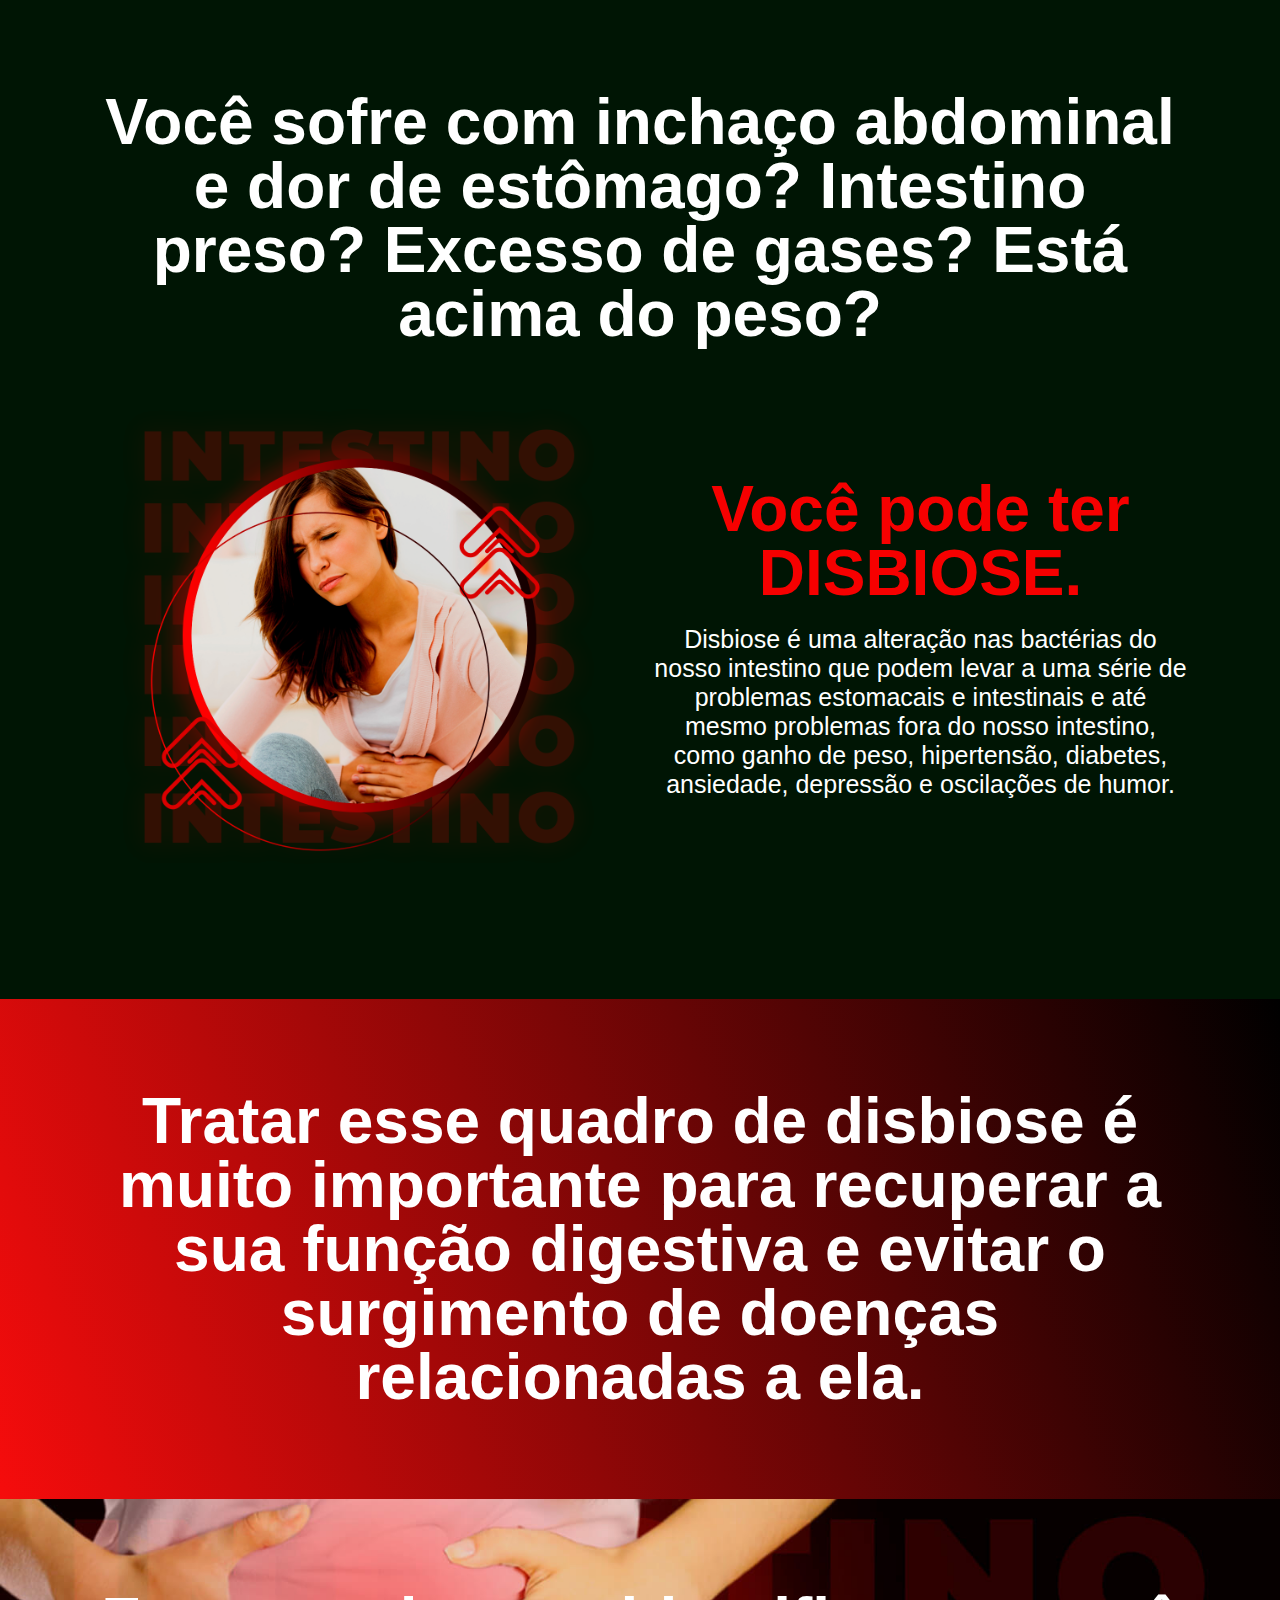
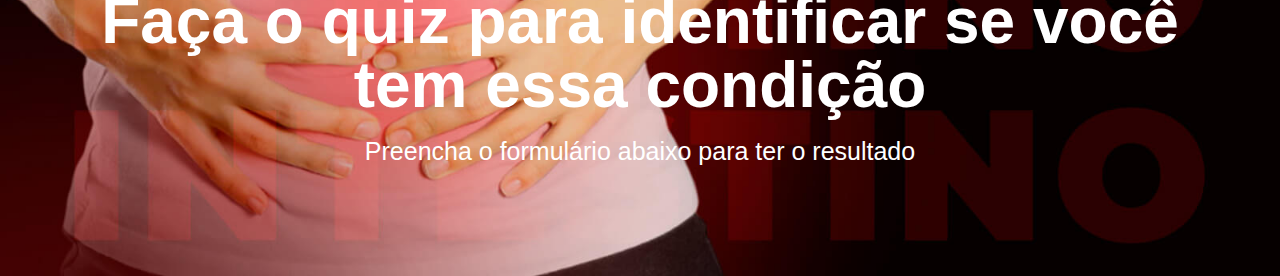
<file: teste-de-disbiose.html>
<!DOCTYPE html>
<html lang="en">

<head>
    <meta charset="UTF-8">
    <meta name="viewport" content="width=device-width, initial-scale=1.0">
    <link rel="stylesheet" href="./assets/css/teste-de-disbiose.css">
    <title>Teste de Disbiose</title>
</head>

<body>
    <div>
        <section class="bg-sec-1">
            <div>
                <div>
                    <h2 class="center">Você sofre com inchaço abdominal e dor de estômago? Intestino preso? Excesso de
                        gases? Está
                        acima do
                        peso?
                    </h2>
                </div>
            </div>
            <div class="cols-2">
                <div>
                    <img src="./assets/images/problema-1.png" alt="">
                </div>
                <div>
                    <h2 class="center bottom-space thighlight">Você pode ter DISBIOSE.</h2>
                    <p class="center">Disbiose é uma alteração nas bactérias do nosso intestino que podem levar a uma
                        série de
                        problemas
                        estomacais
                        e intestinais e até mesmo problemas fora do nosso intestino, como ganho de peso, hipertensão,
                        diabetes,
                        ansiedade, depressão e oscilações de humor.</p>
                </div>
            </div>
        </section>
        <section class="bg-sec-2">
            <div>
                <div>
                    <h2 class="center">Tratar esse quadro de disbiose é muito importante para recuperar a sua função
                        digestiva e evitar
                        o
                        surgimento de doenças relacionadas a ela.</h2>
                </div>
            </div>
        </section>
        <section class="bg-sec-3">
            <div>
                <h2 class="center bottom-space">Faça o quiz para identificar se você tem essa condição</h2>
                <p class="center bottom-space">Preencha o formulário abaixo para ter o resultado</p>

                <div class="q-container">
                    <div>

                        <a data-quiz="Q2524YA64" data-type="4" ./javascript:var i=document.getElementById(&#39;quiz-embed-0&#39;);try{qz.startQuiz(i)}catch(e){i.start=1;i.style.cursor=&#39;wait&#39;;i.style.opacity=&#39;0.5&#39;};void(0);" id="quiz-embed-0" style="display: inline;"></a><script>(function(i,s,o,g,r,a,m){var ql=document.querySelectorAll('A[quiz],DIV[quiz],A[data-quiz],DIV[data-quiz]'); if(ql){if(ql.length){for(var k=0;k<ql.length;k++){ql[k].id='quiz-embed-'+k;ql[k].href="javascript:var i=document.getElementById('quiz-embed-"+k+"');try{qz.startQuiz(i)}catch(e){i.start=1;i.style.cursor='wait';i.style.opacity='0.5'};void(0);"}}};i['QP']=r;i[r]=i[r]||function(){(i[r].q=i[r].q||[]).push(arguments)},i[r].l=1*new Date();a=s.createElement(o),m=s.getElementsByTagName(o)[0];a.async=1;a.src=g;m.parentNode.insertBefore(a,m)})(window,document,'script','https://take.quiz-maker.com/3012/CDN/quiz-embed-v1.js','qp');</script>

                    </div>
                </div>
            </div>
        </section>
        <footer>

        </footer>
    </div>

</body>

</html>
</file>
<file: style.css>
* {
    margin: 0;
    padding: 0;
    border: 0;
    box-sizing: border-box;
    font-family: 'Montserrat', sans-serif;
}

img {
    max-width: 100% !important;
}

:root {
    --primary-main: #2f69f0;
    --primary-secondary: #f0692f;
    --secondary-light: #4882ff;
    --secondary-dark: #1c54e1;
    --complementary-main: #2f69f0;
    --complementary-secondary: #f0692f;
}

.banner {
    background-repeat: no-repeat;
    background-image:  url("/assets/images/bg.png");
    color: #FFF;
    overflow: hidden
}

.banner>div a {
    display: inline-block;
    border-radius: 50%;
    background-color: #000;
    color: white;
    padding: 12px 14px;
    font-size: 18px;
    cursor: pointer;
    box-shadow: 0 1px 2px rgba(0, 0, 0, 0.1), 0 2px 4px rgba(0, 0, 0, 0.1);
    transition: box-shadow 0.5s;
    margin-right: 12px;
}

.banner>div a:hover {
    background-color: #fff;
    box-shadow: 0 3px 6px rgba(0, 0, 0, 0.1), 0 6px 12px rgba(0, 0, 0, 0.1);
}

.banner>div a {
    background: linear-gradient(227deg, #515BD4, #8134AF, #DD2A7B, #FEDA77, #F58529);
}

.banner>div a[href*="whatsapp"] {
    background: linear-gradient(45deg, #25D366, #0084B4, #515BD4);
}

.container {
    display: block;
    width: auto;
    max-width: 100vw;
    margin: 0 auto;
}

.reviews>h2 {
    display: block;
    text-align: center;
    font-size: 34px;
    color: #333;
}

.reviews>p {
    display: block;
    text-align: center;
    color: #777;
}

.slider {
    display: grid;
    grid-template-columns: 48px 1fr 48px;
    align-items: center;
    margin: 48px 0;
}

.slider>span {
    display: block;
    text-align: center;
    cursor: pointer;
}

.slider_card {
    display: block;
    background-color: #f1f1f1;
    padding: 22px;
    /* box-shadow: 0 3px 6px rgba(0, 0, 0, 0.1), 0 6px 12px rgba(0, 0, 0, 0.1); */
    border-radius: 8px;
    border: 1px #DDD solid;
    width: 100%;    
    box-sizing: border-box;    
}

.slider_card>div {
    display: grid;
    grid-template-columns: 20px 1fr 20px;
    gap: 22px;
    align-items: center;
    margin-bottom: 22px;
}

.slider_card>div strong {
    display: block;
}

.slider_card>div i {
    color: #add325;
}

.ebook {
    display: block;
    background-color: #f1f1f1;
    border-top: 1px solid #DDD;
    border-bottom: 1px solid #DDD;
    padding: 48px 0;
}

.ebook h2 {
    display: block;
    font-size: 32px;
    text-align: center;
    color: #333;
}

.reviews {
    padding: 48px 0;
}

.cols-3 {
    display: grid;
    grid-template-columns: var(--c, 1fr);
    gap: 22px;    
}

.cols-3>div {
    padding-bottom: 22px;
}

.cols-3>div:first-child {
    display: none;
}

.banner {
    >nav {
        display: flex;
        flex-direction: row;
        justify-content: space-between;
        align-items: center;
        padding: 10px 20px;
        color: #27241d;
        border-radius: 10px;
    }
}

.banner>nav {
    display: none;
    max-width: 100vw;
    width: 1280px;
    margin: 0 auto;
    align-items: center;
    justify-content: space-between;
    padding: 22px 0;

    >a {
        text-decoration: none;
        font-size: 18px;
        font-weight: 600;
        color: #423d32;
        transition: color .3s ease-in-out;
        text-shadow: 0 1px 2px rgba(0, 0, 0, 0.1), 0 2px 4px rgba(0, 0, 0, 0.1);
        transition: text-shadow 0.5s;
    }

    >a:hover {
        color: #27241d;
    }

}

.banner>div p {
    color: #27241d !important;
    margin-bottom: 32px;
    font-size: 22px;
}

.banner>div {
    display: grid;
    grid-template-columns: var(--g, 1fr);
    gap: 18px;
    max-width: 100vw;
    width: 1200px;
    margin: 0 auto;
    align-items: center;
}

.banner>div>div {
    padding: 0 18px;
}

.banner>span {
    display: grid;
    grid-template-columns: var(--g, 1fr);
    gap: 48px;
    background-color: #202b4d;
    padding: 48px;
}

.banner>span>p {
    background-color: #0001;
    border-radius: 18px;
}

.corpright {
    text-align: center;
    font-size: 0.7em;
    margin-top: 48px;
    padding-bottom: 1em;    
}

.banner>span>p>strong {
    display: block;
    color: #FFF;
    text-align: center;
    font-size: 34px;
    padding: 22px 0;
}

.banner>span>p>span {
    display: block;
    text-align: center;
    padding-bottom: 16px;
}

.slider_crop {
    overflow-x: hidden;    
}

.slider_loop {
    display: flex;
    gap: 22px;
    transition: margin-left .3s ease-in-out;
    margin-left: var(--ml, 0px);
}

.banner h1 {
    display: block;
    font-size: 78px;
    line-height: 78px;
    color: #27241d;
    min-height: calc(2*78px);
    margin-bottom: 32px;
    text-shadow: 0 1px 2px rgba(0, 0, 0, 0.1), 0 2px 4px rgba(0, 0, 0, 0.1);
    transition: text-shadow 0.5s;
}

.banner h1:hover {
    text-shadow: 0 3px 6px rgba(0, 0, 0, 0.1), 0 6px 12px rgba(0, 0, 0, 0.1);
}

.loop_book {
    display: grid;
    grid-template-columns: var(--g, 1fr);
    gap: 48px;
    margin-top: 48px;
}

.mobile_content {
    background-color: rgba(247,245,242,.7);
    color: #f7f7f7;
    padding: 16px 0;
    text-align: center;
}

.mobile_content i {
    font-size: 24px;
    display: inline-block;
    background-color: #1113;
    padding: 8px;
    border-radius: 8px;
    color: #3a3a3a;
}

.mobile_content img {
    display: block;
    margin: 0 auto;
}

.mobile_link {
    display: block;
    max-height: 0px;
    overflow: hidden;
    transition: all .3s ease-in-out;
}

#is_open_menu {
    display: none;
}

#is_open_menu:checked~.mobile_link {
    max-height: 1000px !important;
}

.mobile_link a {
    /* background-color: ; */
    display: block;
    color: #423d32 !important;
    line-height: 48px;
    text-decoration: none;
    border-bottom: 1px solid #fff5;
    font-size: 18px;
}




.mobile_menu {
    display: grid;
    grid-template-columns: 48px 1fr 48px;
    justify-content: center;
    align-items: center;
}

@keyframes modifyBezier {
    0% {
        d: path("M44.4,-61.2C56.1,-52.5,63.2,-37.7,66.5,-22.7C69.9,-7.8,69.4,7.3,65.5,21.9C61.6,36.5,54.3,50.6,42.8,63.6C31.4,76.5,15.7,88.2,-1.1,89.7C-17.8,91.2,-35.6,82.4,-49.8,70.3C-64,58.3,-74.7,43,-81,25.8C-87.4,8.6,-89.5,-10.6,-82.5,-25.2C-75.6,-39.8,-59.6,-49.9,-44.3,-57.5C-29.1,-65,-14.5,-70,0.9,-71.3C16.3,-72.5,32.6,-69.9,44.4,-61.2Z");
    }

    50% {
        d: path("M37.9,-53.4C48.8,-44.3,57,-32.7,60.1,-20.2C63.2,-7.7,61.3,5.8,58.3,20.2C55.3,34.6,51.4,49.9,41.5,60C31.6,70.1,15.8,75,-1.6,77.3C-19.1,79.6,-38.2,79.2,-50.6,69.9C-63,60.6,-68.6,42.4,-70.1,25.7C-71.6,8.9,-68.8,-6.3,-61.8,-17.7C-54.8,-29.1,-43.5,-36.8,-32.5,-45.9C-21.5,-55,-10.8,-65.5,1.4,-67.4C13.5,-69.3,27.1,-62.6,37.9,-53.4Z");
    }

    100% {
        d: path("M47.7,-62.3C61.3,-55.7,71.5,-41.1,73.6,-26C75.6,-10.8,69.6,4.9,65.4,22.4C61.3,39.9,59.2,59.2,48.6,66.7C38,74.3,19,70.1,3.1,65.9C-12.8,61.6,-25.7,57.3,-37.7,50.2C-49.6,43.1,-60.7,33.2,-67,20.3C-73.3,7.3,-74.8,-8.7,-69.5,-21.9C-64.2,-35,-52.3,-45.2,-39.6,-52.1C-26.9,-58.9,-13.4,-62.4,1.8,-64.9C17,-67.3,34.1,-68.8,47.7,-62.3Z");
    }
}

.magic-bg {
    position: relative;
    pointer-events: none;
    z-index: -1;
}

.magic-bg img {
    position: relative;
    display: block;
    margin: 0 auto;
    z-index: 9;
}

#bg {
    position: absolute;
    bottom: -100px;
    left: -30%;
    z-index: 0;
}

path {
    animation: modifyBezier 30s infinite alternate;
    transform-origin: center;
}

.logo {
    display: inline-block;
    height: 38px;
    /* filter: grayscale(1) invert(1) brightness(2); */
}

.logo-footer {
    display: block;
    filter: invert(1) brightness(10000);
    margin: 0 auto;
}

.about {
    display: grid;
    grid-template-columns: var(1fr);
    padding: 48px;
    align-items: center;
    text-align: center;
    width: 1000px;
    max-width: 100vw;
    margin: 0 auto;

}

.about img {
    display: block;
    margin: 0 auto;
    height: 400px;
    max-height: 40vh;
  
}

.about h2 {
    display: block;
    font-size: 34px;
    margin-bottom: 32px;
}

.about p {
    font-size: 18px;
    margin-bottom: 18px;
}

footer {
    display: block;
    justify-content: center;
    width: 100%;    
    background-color: #202b4d;
    border-top: 1px solid #EEE;
    color: #FFF;
    font-size: 14px;
    padding: 48px;
    padding-bottom: 0;
}

footer p {
    margin-top: 22px;
    text-align: center;    
}

footer h4 {
    margin-bottom: 22px;
}

footer a {
    display: block;
    text-decoration: none;
    color: #FFF;
    line-height: 2em;
}

.social a {
    display: inline-block;
    padding-right: 12px;
    font-size: 1.5em;
}

.insta {
    display: flex;
    justify-content: center;
    align-items: center;
    padding: 48px;
    background-color: #f1f1f1;
}

.insta>div {
    display: block;
    background-color: #FFF;
    padding: 12px;
    box-shadow: 0 1px 2px rgba(0, 0, 0, 0.1), 0 2px 4px rgba(0, 0, 0, 0.1);
    width: 1200px;
    max-width: 90vw;
    margin: 0 auto;
}

.insta>div>div {
    display: grid;
    grid-template-columns: var(--g, 1fr);
    align-items: center;
    gap: 12px;
}

.insta>div>div img {
    display: block;
    width: 48px;
    height: 48px;
    border-radius: 48px;
}

.aroba {
    display: block;
    text-decoration: none;
    color: #222;
    font-size: 16px;
}

.book_card {
    display: block;
    padding: 22px;
    box-shadow: 0 1px 2px rgba(0, 0, 0, 0.1), 0 2px 4px rgba(0, 0, 0, 0.1);
    border-radius: 8px;
    background-color: #FFF;
    margin: 22px;
}

.book_card p {
    display: block;
    padding: 0 12px;
}

.book_card img {
    display: block;
    max-width: 100%;
    width: 90%;
    margin: 0 auto;
}

.book_card a {
    display: block;
    padding: 12px 22px;
    box-shadow: 0 1px 2px rgba(0, 0, 0, 0.1), 0 2px 4px rgba(0, 0, 0, 0.1);
    border-radius: 8px;
    background-color: var(--primary-main);
    color: #f1f1f1;
    margin: 0 auto;
    border-radius: 48px;
    text-decoration: none;
    text-align: center;
    width: 200px;
    margin-top: 22px;
    font-weight: bold;
}

.book_card a:hover {
    background-color: var(--secondary-dark);
}

.sigame {
    display: block;
    line-height: 32px;
    background-color: #ca7f52;
    color: #f1f1f1;
    text-decoration: none;
    box-shadow: 0 1px 2px rgba(0, 0, 0, 0.1), 0 2px 4px rgba(0, 0, 0, 0.1);
    font-size: 12px;
    text-align: center;
    border-radius: 4px;
    text-transform: uppercase;
}

.sigame:hover {
    background-color: #ac7553;
}

.insta>div>span {
    display: grid;
    grid-template-columns: var(--g, repeat(2, 1fr));
    border-top: 1px solid #f1f1f1;
    margin-top: 12px;
    padding-top: 12px;
}

.insta>div>span a {
    text-decoration: none;
}

.insta>div>span a img {
    width: 100%;
}

@media (min-width: 768px) {
    .mobile_content {
        display: none;
    }

    .about,
    .banner div {
        --g: repeat(2, 1fr)
    }

    .banner span {
        --g: repeat(3, 1fr)
    }

    .banner>nav {
        display: flex;
    }

    .insta>div>span {
        --g: repeat(5, 1fr)
    }

    .insta>div>div {
        --g: 48px 1fr 80px;
    }

    .loop_book {
        --g: 1fr 1fr 1fr;
    }

    .slider_card>div {        
        grid-template-columns: 48px 1fr 48px;
    }

    .cols-3 {
        --c: repeat(3, 1fr);
    }
    .cols-3>div:first-child {
        display: block;
    }
    .container {
        width: 1200px;
    }
}
</file>
<file: links/style.css>
* {
    margin: 0;
    padding: 0;
    border: 0;
    box-sizing: border-box;
    font-family: 'Montserrat', sans-serif;
}

img {
    max-width: 80%;
    display: block;
    margin: 0 auto;
}

.center {
    text-align: center;
}

.left {
    text-align: left;
}

.right {
    text-align: right;
}

.bottom-space {
    margin-bottom: 2em;
}

section>div {
    max-width: 680px;
    margin: 0 auto;
    padding: 0 10px;    
}

body {
    background-color: #2a3235;
    min-height: 100vh;
}

img {
    border-radius: 50%;
    margin: 48px auto 12px auto;
    width: 150px;
}

h1 {
    color: #FFF;
    text-align: center;
    margin: 6px 0 6px 0;
}

span {
    display: inline-block;
    color: #FFF;
    text-align: center;    
    width: 100%;
}

i {
    color: #FFF;
    font-size: 22px;    
    margin: 22px 12px;
}

div>section:last-child a {
    display: block;
    text-decoration: none;
    text-align: center;
    line-height: 3em;
    background-color: #FFF;
    margin: 12px auto;
    padding: 0 3em;
    border-radius: 12px;
    width: 99%;
    transition: width 0.05s ease-in-out;
}

div>section:last-child a:hover {
    width: 100%;    
} 

div>section:last-child {
    padding: 0 0 10em 0;
}

a>span {
    color: #2a3235;
    font-weight: 500;
}
</file>
<file: assets/css/receitas.css>
* {
    margin: 0;
    padding: 0;
    border: 0;
    box-sizing: border-box;
    font-family: 'Montserrat', sans-serif;
}

img {
    max-width: 80%;
    display: block;
    margin: 0 auto;
}

.center {
    text-align: center;
}

.left {
    text-align: left;
}

.right {
    text-align: right;
}

.bottom-space {
    margin-bottom: 2em;
}

.bottom-space-thin {
    margin-bottom: 1em;
}

.top-space {
    margin-top: 2em;
}

.zero-padding {
    padding: 0;
}

.padding-border {
    padding: 0 10px;
}

.italic {
    font-style: italic;
}

.bold {
    font-weight: bolder;
}

.fa-circle-check {
    color: #48775d;
    font-size: 24px;
}

.fa-hand-pointer {
    display: block;
    z-index: -1;
    color: #FFF;
    opacity: 80%;
    rotate: 30deg;
    text-align: right;
    width: 30%;
}

.cols-2 {
    display: grid;
    grid-template-columns: var(--c, 1fr);
    gap: 22px;
    align-items: center;
}

.cols-2-m {
    display: grid;
    grid-template-columns: var(--c, 1fr);
    gap: 22px;
    align-items: center;
}

section>div {
    max-width: 1050px;
    margin: 0 auto;
    padding: 0 10px;    
}

section>span {
    display: block;
    max-width: 1050px;
    margin: 0 auto;
    padding: 0;
    overflow: hidden;
}

footer {
    background-color: black;
    /* max-width: 1440px; */
}

footer>div {
    max-width: 1050px;
    margin: 0 auto;
}

.bg-sec-1 {
    background-image: url(../images/receitas/banner-mobile-5-receitas.jpg);
    background-size: cover;
    background-position: top center;
    background-repeat: no-repeat;
    min-height: 1203px;
}

.bg-sec-2 {
    background-image: url(../images/receitas/fundo-tarja-2.jpg);
    background-size: cover;
    background-repeat: no-repeat;
    min-height: 430px;
    position: relative;
    top: -6px;
}

.bg-sec-3 {
    background-image: url(../images/receitas/mibue.jpg);
    background-position: center;
    background-size: cover;
    background-repeat: no-repeat;
    min-height: 385px;
}

.bg-sec-4 {
    display: grid;
    background-color: transparent;
    background-image: linear-gradient(180deg, #67EFA3 0%, #48775D 100%);
    min-height: 192px;
    align-items: center;
}

.bg-sec-5 {
    background-color: transparent;
    background-image: radial-gradient(at center center, #67EFA3 0%, #15241C 100%);
    padding-top: 4em;
}

.bg-sec-6 {
    border-left: 0 solid;
    border-right: 700px #67EFA3 solid;
    border-bottom: 2em #15241C solid;
    border-top: 0 solid;
    min-height: 2em;
    max-width: 1440px;
}

.bg-sec-7 {
    background-color: #15241C;
}

.chief-cards>div {
    border: 1px #999 solid;
    border-radius: 12px;
    padding: 20px;
    margin: 20px;
    box-shadow: 0 0 3px #0002, 7px 7px 10px #0002, -7px -7px 20px #0002;
}

.chief-cards>div>span {
    display: inline-block;
    text-align: center;
    font-weight: bolder;
    color: #48775d;
    font-size: x-large;
    width: 100%;
    padding: 10px;
}


.chief-cards>div>span:last-child {
    display: block;
    font-size: medium;
    margin: 30px auto 0 auto;
    color: #FFF;
    font-weight: bold;
    width: fit-content;
    background-color: #48775d;
    border-radius: 8px;
}


.chief-cards>div>p {
    display: inline-block;
    text-align: center;
    width: 100%;
    padding: 10px;
    font-weight: bold;
}

.chief-cards>div>img {
    position: relative;
    display: block;
    width: 120px;
    margin: -50px auto 0 auto;
}

h1 {
    color: #000000;
    font-family: "Hammersmith One", Sans-serif;
    font-size: 36px;
    font-weight: 600;
    padding: 12px 12px 12px 0;
}

p {
    color: #333;
    font-family: "Hammersmith One", Sans-serif;
    font-size: 18px;
    font-weight: 400;
}

.p-cut {
    color: #e41f18;
    font-weight: bold;
    font-size: 18px;
}

.p-cond {
    color: #FFF;
}

.p-cut>span:last-child {
    color: #FFF;
}

small {
    display: block;
    margin: 0 auto;
    font-size: 12px;
    color: #FFF;
    padding: 0 1em 1em 1em;
    font-weight: bold;
}

.seal img {
    width: 40%;
    margin: 2em auto;
}

.seal p {
    font-size: 14px;
    padding: 0 1em 3em 1em;
}

p>strong {
    background-color: #e41f18;
    color: #FFF;
    padding: 3px 10px;
    line-height: 1.6em;
}

a {
    display: inline-block;
    margin: 0 auto;
    font-family: "Hammersmith One", Sans-serif;
    font-size: var(--abtn, 24px);
    font-weight: bold;
    background-color: black;
    background-image: linear-gradient(180deg, #67EFA3 0%, #48775D 100%);
    border-style: solid;
    border-width: 2px 2px 2px 2px;
    border-color: #67EFA3A3;
    border-radius: 50px 50px 50px 50px;
    box-shadow: 0px 0px 24px 0px #67EFA3;
    padding: 0.8em 48px 0.9em;
    text-decoration: none;
    text-align: center;
    color: #FFF;
    line-height: 16px;
    margin-bottom: 2em;
}

.a-button-feature {
  background-image: linear-gradient(180deg, #67EFA3 0%, #001421 100%);
  box-shadow: 0px 0px 37px 0px #67EFA3;
}

.a-long-text {
    --abtn: 18px;
}

.a-long-text-2 {
    --abtn: 14px;
}

h2 {
    color: var(--c-subtitle, #000);
    font-family: "Hammersmith One", Sans-serif;
    font-size: 42px;
    font-weight: 600;
    line-height: 1.1em;
}

.h2-c-2 {
    --c-subtitle: #FFF;
    font-family: "Hammersmith One", Sans-serif;
    font-size: 32px;
    font-weight: 600;
    line-height: 1.1em;
    text-align: center;
}

.h2-c-3 {
    --c-subtitle: #48775D;
    font-size: 38px;
}

h3 {
    color: #FFF;
    font-weight: 300;
}

.price {
    font-size: 64px;
    color: #FFF;
}

.price>span {
    font-size: 0.5em;
    vertical-align: top;
}

.price>b {
    font-size: 1.6em;
}

.l-itens {
    --c: 1em 1fr;
    align-items: center;
}

.bis-card {
    padding: 0 0 3em 0;
}

.bis-card img {
    display: block;
    width: 200px;
    margin: 2em auto 0 auto;
}

.bis-card h3 {
    text-align: center;
    color: #111;
    font-family: "Hammersmith One", Sans-serif;
    font-size: 23px;
    font-weight: 600;
    margin: 2em 0 1em;
}

.bis-card span {
    display: inline-block;
    width: 100%;
    text-align: center;
    color: #333;
    font-family: "Hammersmith One", Sans-serif;
    font-size: 18px;
    font-weight: 200;
    margin: 0 auto 2em;
}

.bis-card p {
    color: #48775D;
    font-family: "Hammersmith One", Sans-serif;
    font-size: 16px;
    font-weight: 600;
    line-height: 1.3em;
    -webkit-text-stroke-color: #000;
    stroke: #000;
    text-align: center;
    padding: 0 2em;
}

.faq h2 {
    padding: 1em 0;
}

.faq details {
    color: #FFF;
    margin: 0 0 1em 2em;
}

.faq summary {
    margin: 0 0 1em 0;
}

.faq>div>details>p {
    color: #F1F1F1CC;
    font-size: 14px;
    margin-left: 1em;
}

.faq>div>p {
    color: #FFFC;
    font-size: 12px;
    text-align: center;
    margin: 2em 2em 5em 2em;
}

.faq>div>p>strong {
    background-color: #0000;
    font-size: 12px;
    font-weight: bold;
    line-height: 1em;
    margin: 0;
    padding: 0;
}

footer {
    padding: 2.5em 0;
}

footer>div {
    color: #FFF;
}

footer>div>div>span {
    display: inline-block;    
    text-align: center;
    width: 100%;
}

footer>div>div>h2 {
    margin: 1em;
    text-align: center;
    font-size: 32px;
    color: #FFF;
}

footer>div>div>p {
    margin: 0 2em;
    color: #FFFA;
    font-size: 12px;
    text-align: center;
}


@media (min-width: 768px) {
    section>span {
        max-width: 100%;
    }
    .bg-sec-6 {        
        border-right: 1200px #67EFA3 solid;
    }
    img {
        max-width: 80%;
    }

    .cols-2 {
        --c: repeat(2, 1fr);
    }

    .cols-2-m {
        --c: 260px 1fr
    }

    .bg-sec-1 {
        background-image: url(../images/receitas/banner-principal-3a.jpg);
        min-height: 870px;
    }

    .bg-sec-2 {
        background-image: url(../images/receitas/fundo-tarja-2.jpg);
        min-height: 430px;
    }

    .bg-sec-3-a {
        background-image: url(../images/receitas/banner-principal-5a-2.jpg);
        background-size: contain;
        background-repeat: no-repeat;
    }

    .bg-sec-3 {
        background-image: none;
        min-height: 571px;
        min-width: 580px;
    }

    h1 {
        color: #000000;
        font-family: "Hammersmith One", Sans-serif;
        font-size: 48px;
        font-weight: 600;
        padding: 8px 8px 8px 0;
    }

    p {
        color: #333;
        font-family: "Hammersmith One", Sans-serif;
        font-size: 22px;
        font-weight: 400;
    }

    .h2-c-2 {
        font-size: 60px;
    }

    .l-itens {
        --c: 1em 1fr;
    }

    a {
        font-size: 28px;
        line-height: 12px;
        margin-bottom: 1em;
    }

    .seal img {
        width: 80%;
        margin: 2em;
    }

    .seal p {
        font-size: 24px;
        padding: 0;
    }
}

@media (min-width: 1200px) {
    .bg-sec-6 {        
        border-right: 1920px #67EFA3 solid;
    }

    img {
        max-width: 100%;
    }

    .cols-2 {
        --c: repeat(2, 1fr);
    }

    .bg-sec-1 {
        background-image: url(../images/receitas/banner-principal-3a.jpg);
        min-height: 920px;
    }

    .bg-sec-2 {
        background-image: url(../images/receitas/fundo-tarja-2.jpg);
        min-height: 430px;
    }

    .bg-sec-3-a {
        background-image: url(../images/receitas/banner-principal-5a-2.jpg);
        background-size: contain;
        background-repeat: no-repeat;
    }

    .bg-sec-3 {
        background-image: none;
        min-height: 571px;
        min-width: 580px;
    }

    h1 {
        color: #000000;
        font-family: "Hammersmith One", Sans-serif;
        font-size: 64px;
        font-weight: 600;
        padding: 12px 12px 12px 0;
    }

    p {
        color: #333;
        font-family: "Hammersmith One", Sans-serif;
        font-size: 25px;
        font-weight: 400;
    }

    .h2-c-2 {
        font-size: 60px;
    }

    .l-itens {
        --c: 1em 1fr;
    }

    a {
        font-size: 28px;
        line-height: 20px;
        margin-bottom: 2em;
    }

}

@media (min-width: 1280px) {
    .bg-sec-6 {        
        border-right: 1920px #67EFA3 solid;
    }
}

@media (min-width: 1980px) {
    .bg-sec-6 {        
        border-right: 3840px #67EFA3 solid;
    }
}
</file>
<file: assets/css/teste-de-disbiose.css>
* {
    margin: 0;
    padding: 0;
    border: 0;
    box-sizing: border-box;
    font-family: 'Montserrat', sans-serif;
}

img {
    max-width: 100%;
}

h2 {
    font-size: 1.8em;
    font-weight: var(--tweight, 900);
    line-height: 1.2em;
    color: var(--tcolor, #FFF);
}

.thighlight {
    --tcolor: #F60000;
    --tweight: 700;
}

p {
    text-align: center;
    color: #FFFFFF;
    font-family: "Roboto", Sans-serif;
    font-size: 25px;
    font-weight: 400;
}

body>div>section {
    width: 100%;
    padding: 3.5em 0;
}

body>div>section>div {
    display: block;
    width: 100%;
    margin: 0 auto;
    padding: 10px;
}

.cols-2 {
    display: grid;
    grid-template-columns: var(--c, 1fr);
    gap: 22px;
    align-items: center;   
}

.q-cols-2 {
    display: grid;
    grid-template-columns: 1fr 1fr; 
    align-items: center;   
}

.center {
    text-align: center;
}

.right {
    text-align: right;
}

.bottom-space {
    margin-bottom: 20px;
}

.bg-sec-1 {
    background-color: #001504;
}

.bg-sec-2 {
    background-image: linear-gradient(250deg, #000000 0%, var(--bgcolor, #F60C0C) 100%);
}

.bg-sec-3 {
    background-image: url(../images/banner-ebook-biblia-2.png);
    background-position: left;
    background-repeat: no-repeat;    
}

.q-container>div {
    overflow: hidden;
    margin: 0 auto;
    max-width: 90%;    
    width: 600px;
    background-color: #FFF;
}

.q-slider {
    --ml: 0;
    position: relative;
    display: flex;
    transition: left .3s ease-in-out;
    left: var(--ml, 0);
}

.q-card {
    display: block;    
    background-color: #FFF;
    border-radius: 4px;   
    max-width: 100%;
    min-width: 100%;
    padding: 10px;
}

.q {
    padding: 10px;
}

.q label {
    display: inline-block;
    width: 98%;
    line-height: 48px;    
    align-items: center; 
    padding: 0 0 0 8px;
    text-align: left;
    margin: 0 0 6px 0;
    border: 1px solid #e8e8e8;
    border-radius: 6px;
}

.q-title {
    color: #EF1515;
    font-weight: 900;
}

.q-question {
    color: #EF1515;
}

.q-btn {    
    display: inline-block;
    width: 80%;
    background-color: #000000;
    color: #FFF;
    padding: 10px 20px;
    border-radius: 6px;
    cursor: pointer;
    text-align: center;
}

.q-bar::before {
    content: '.';
}

.q-bar {
    display: block;
    width: 40%;
    background-color: #1051b9;
    border-radius: 5px;
    color: transparent;
    line-height: 0.5em;
}


@media (min-width: 768px) {
    .cols-2 {
        --c: repeat(2, 1fr);
    }

    body>div {
        padding: 0;
    }

    body>div>section>div {
        max-width: 1600px;
    }

    body>div>section {
        width: 100%;
        padding: 80px;
    }

    h2 {
        font-size: 4em;
        line-height: 1;
    }
    .bg-sec-3 {
        background-image: url(../images/top-bg-1.jpg);
        background-position: center;
        background-repeat: no-repeat;
        background-size: cover;    
    }
}
</file>
